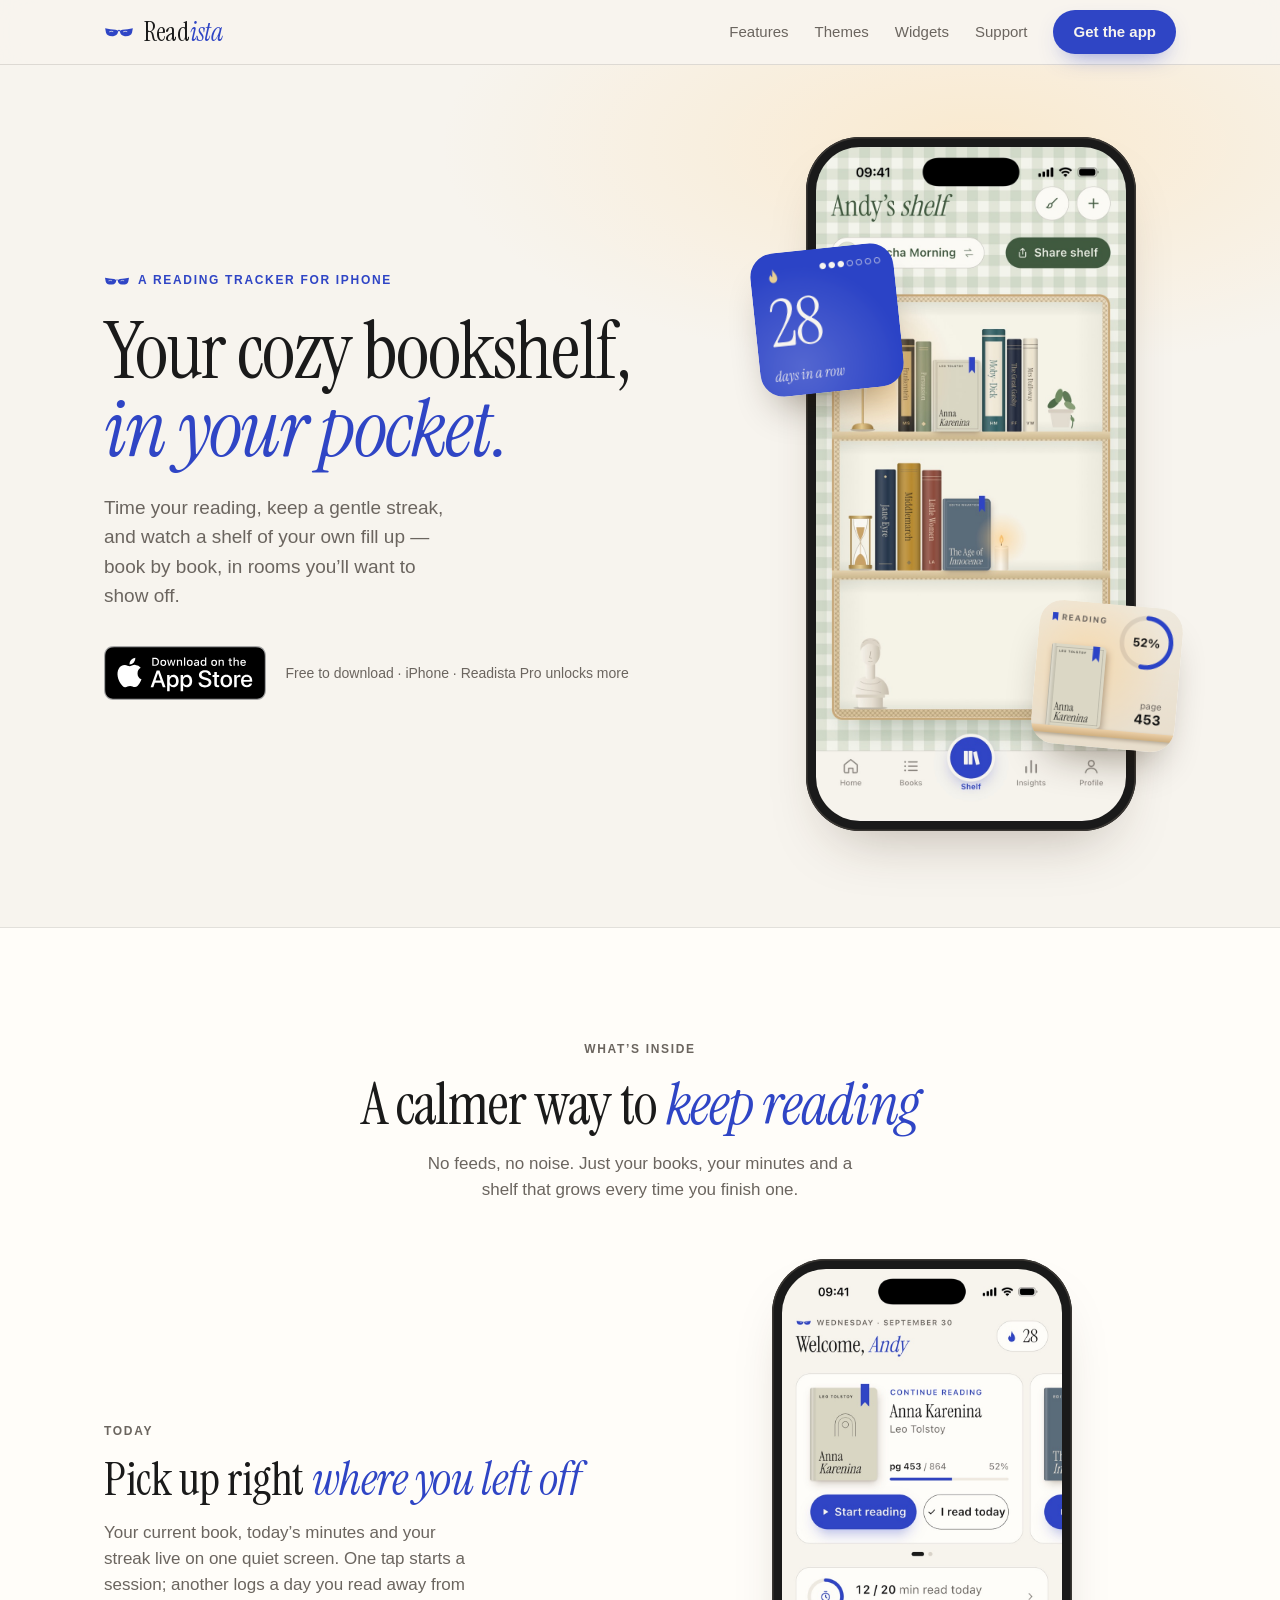
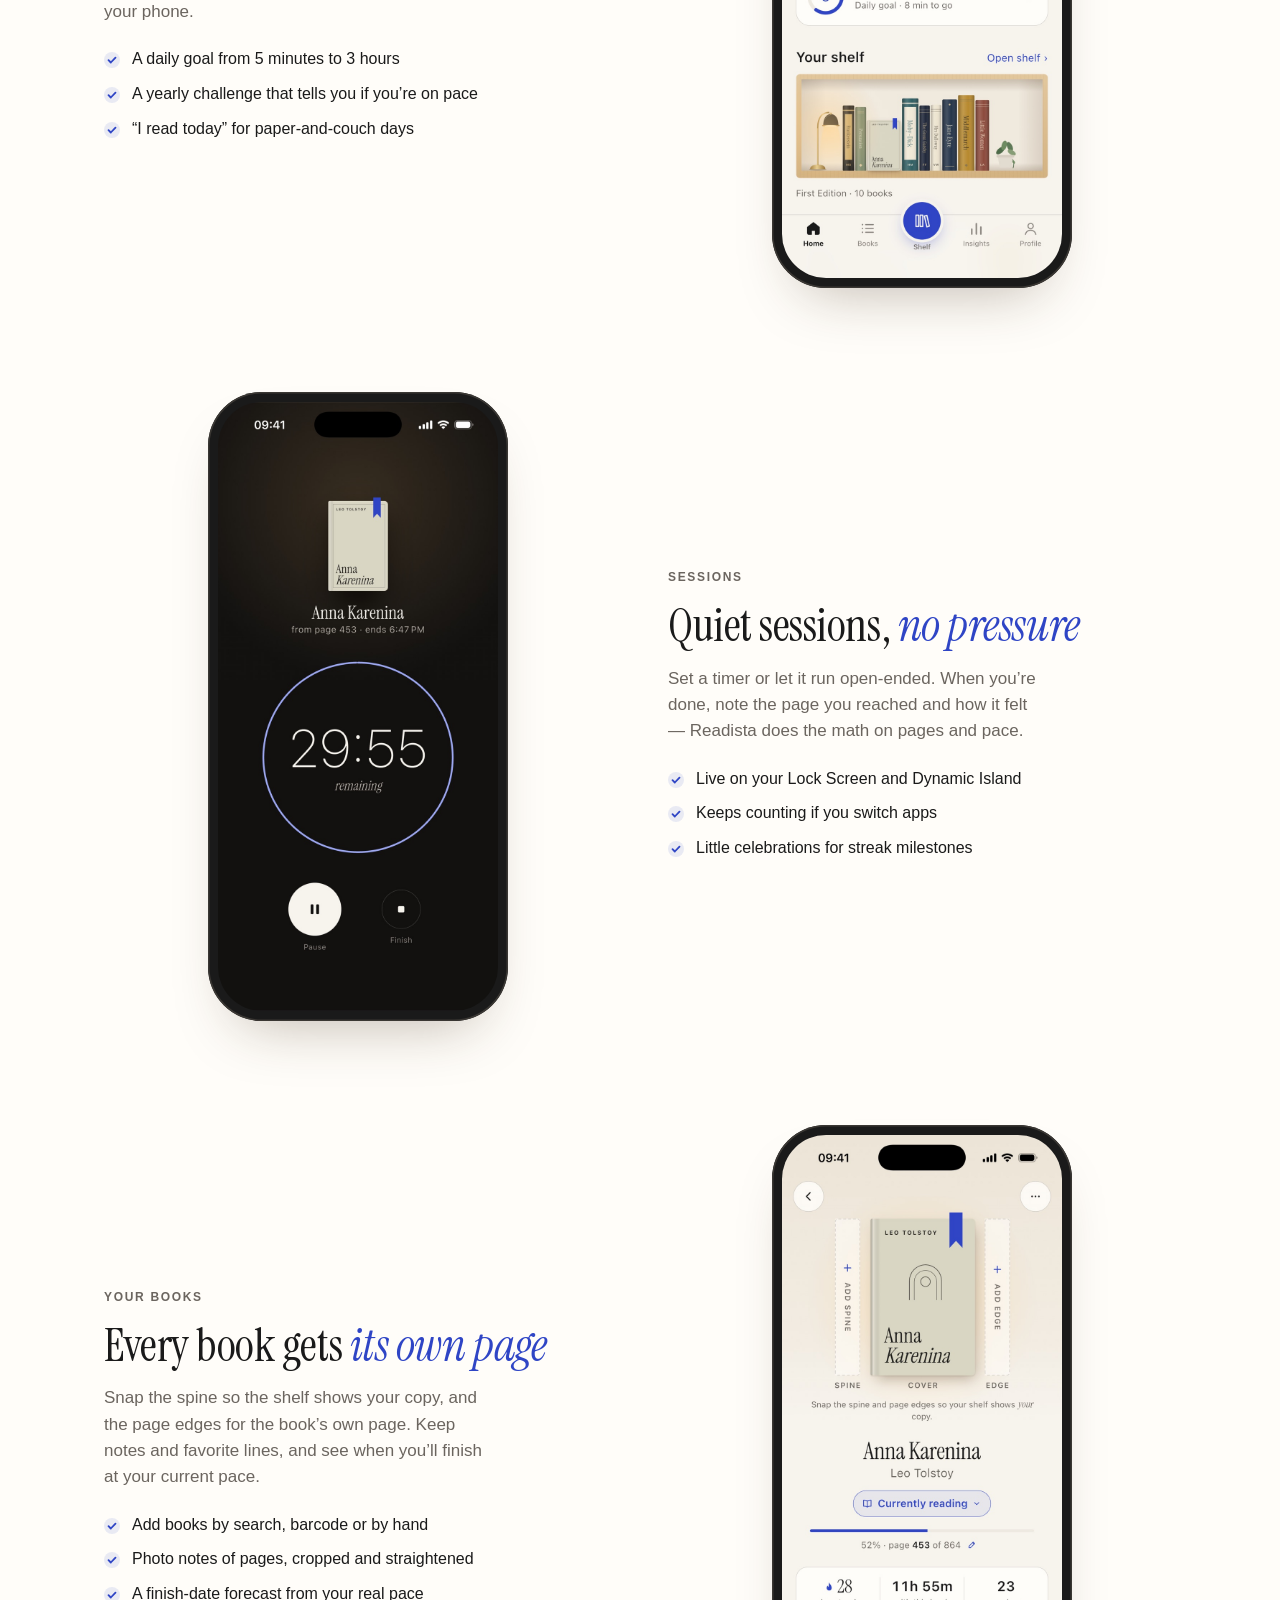
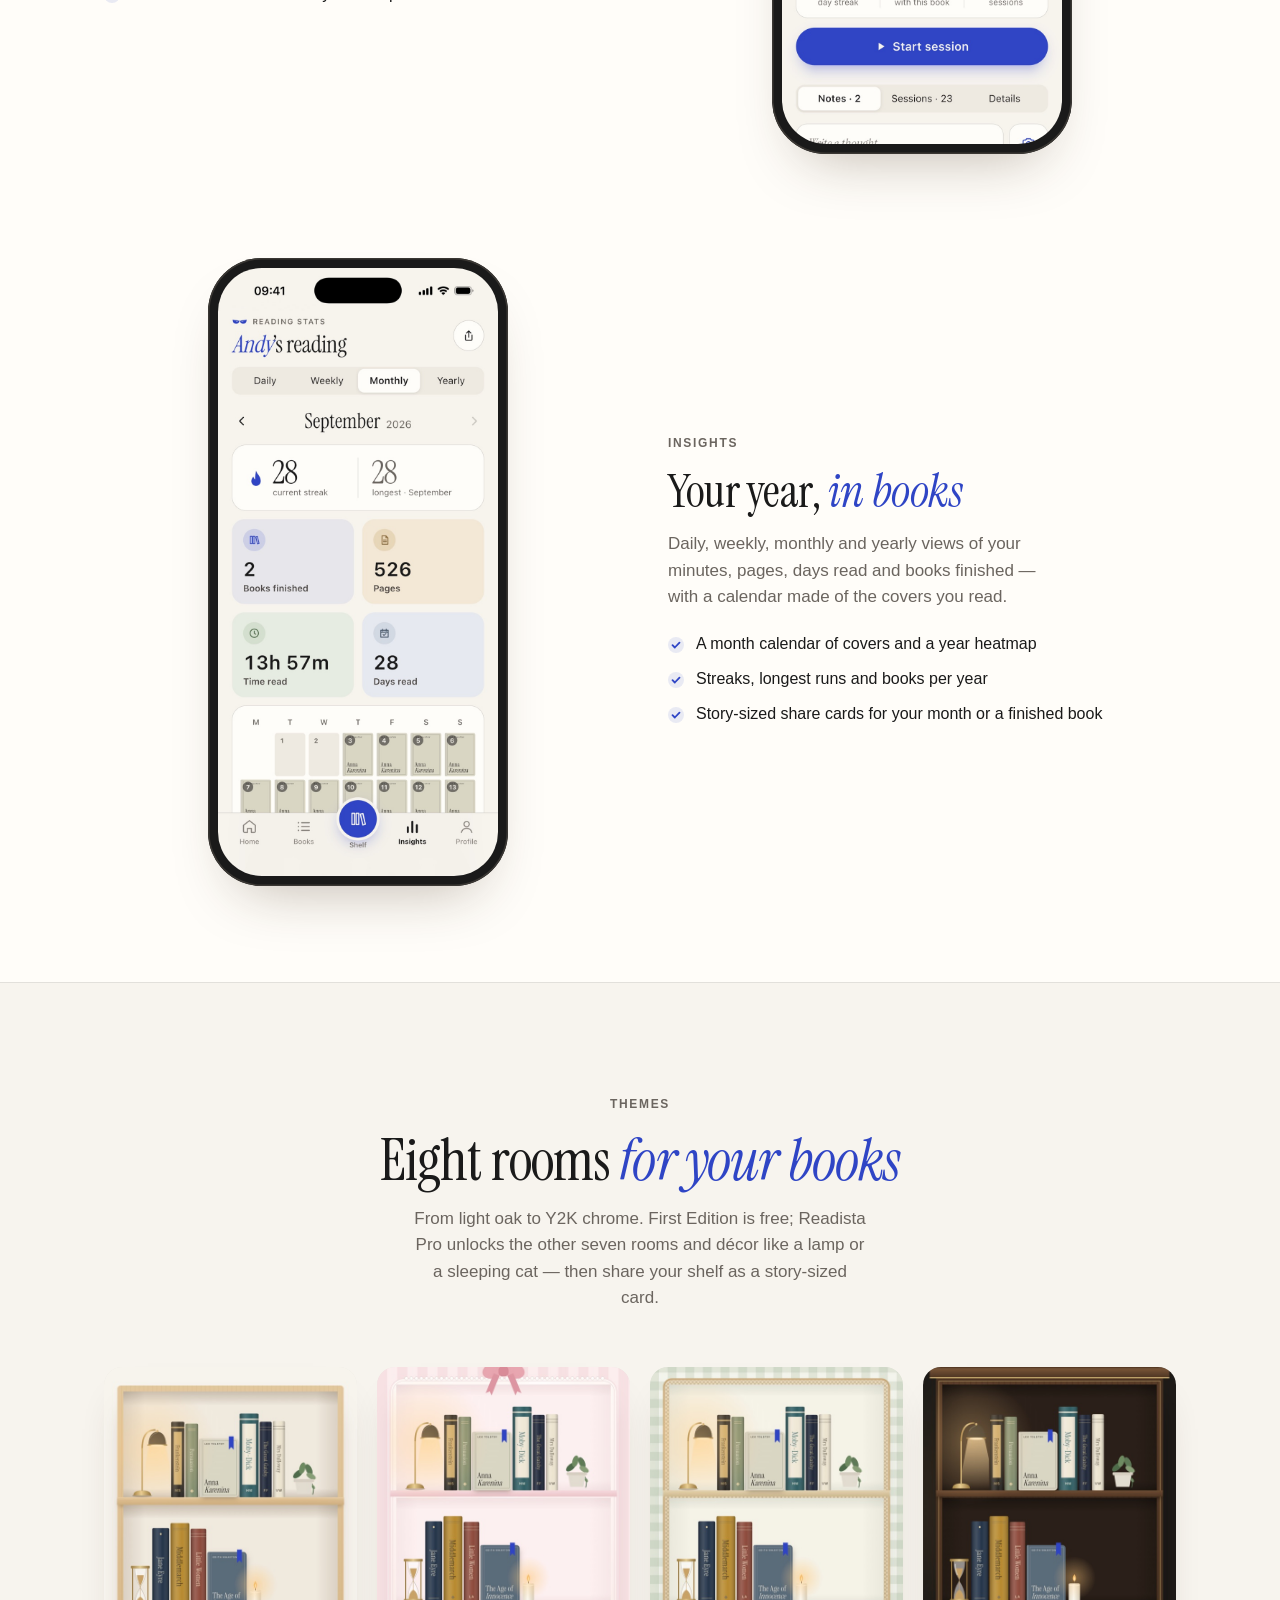
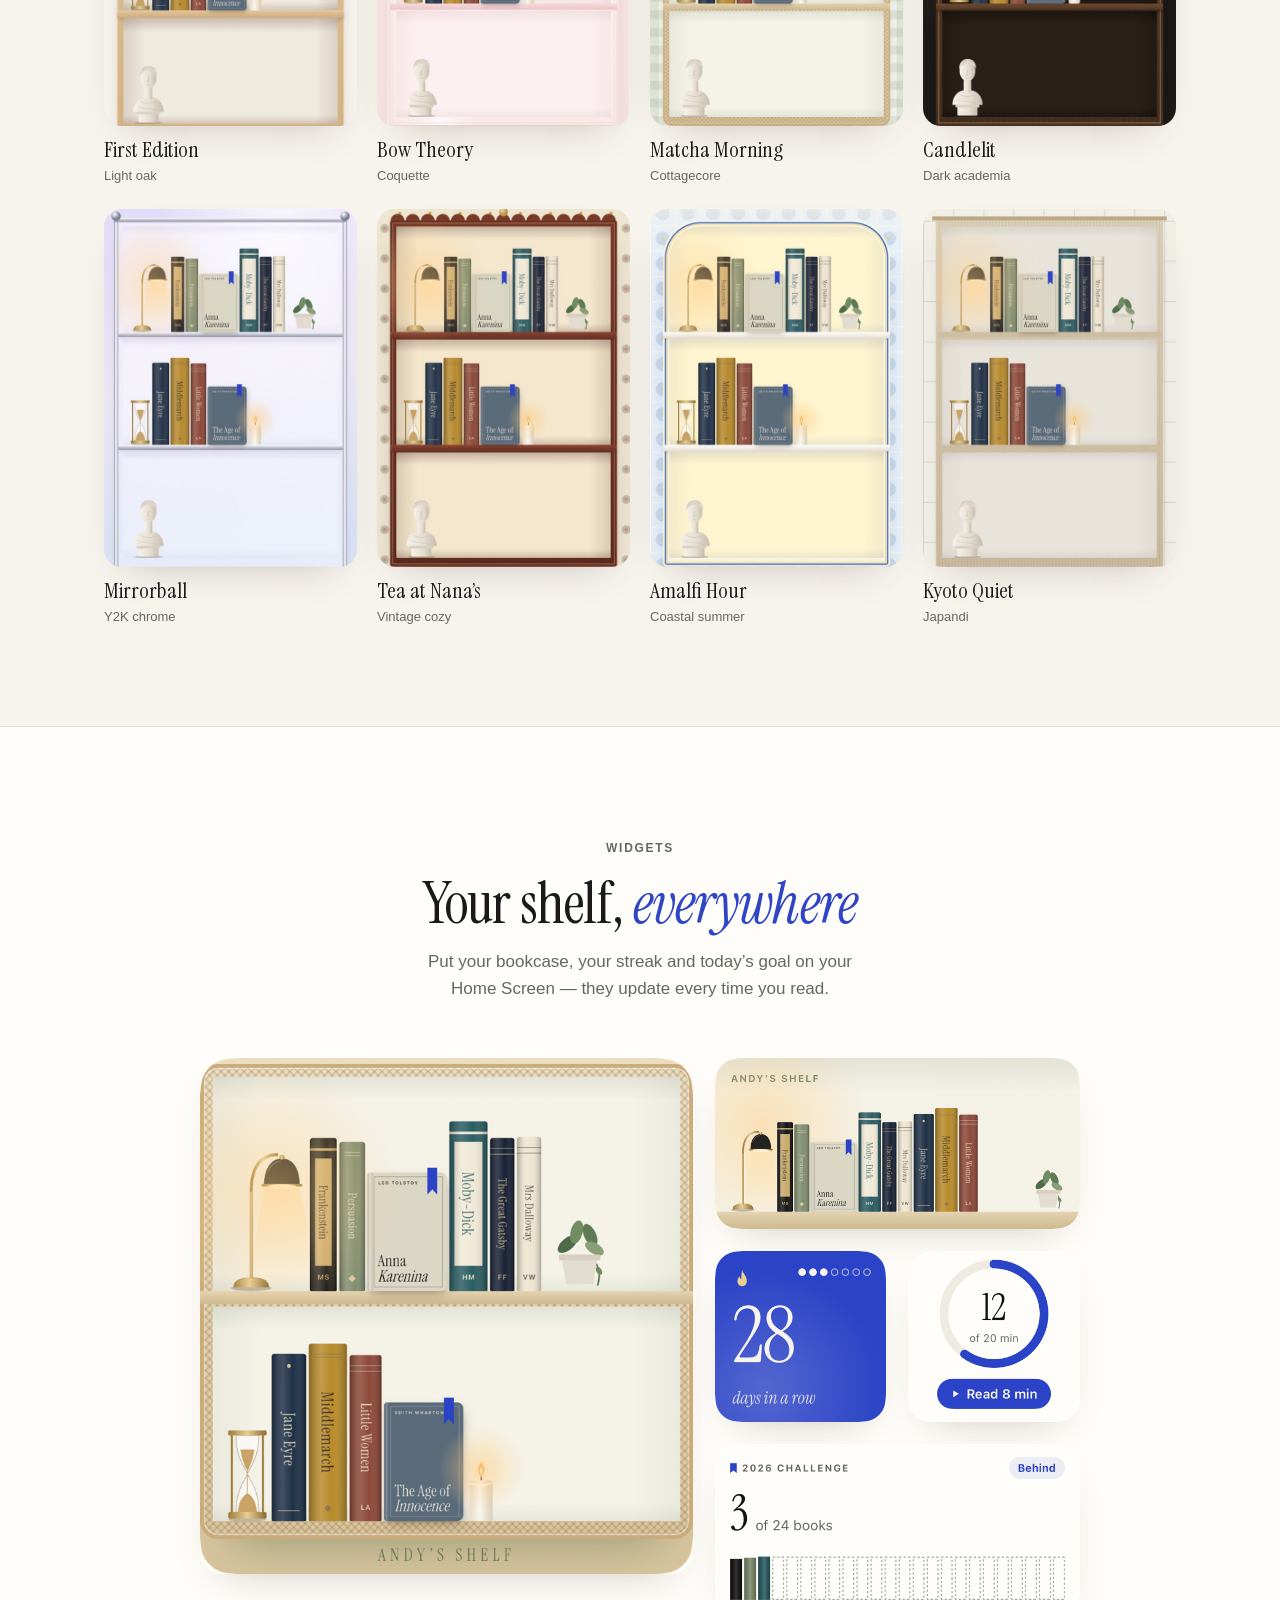
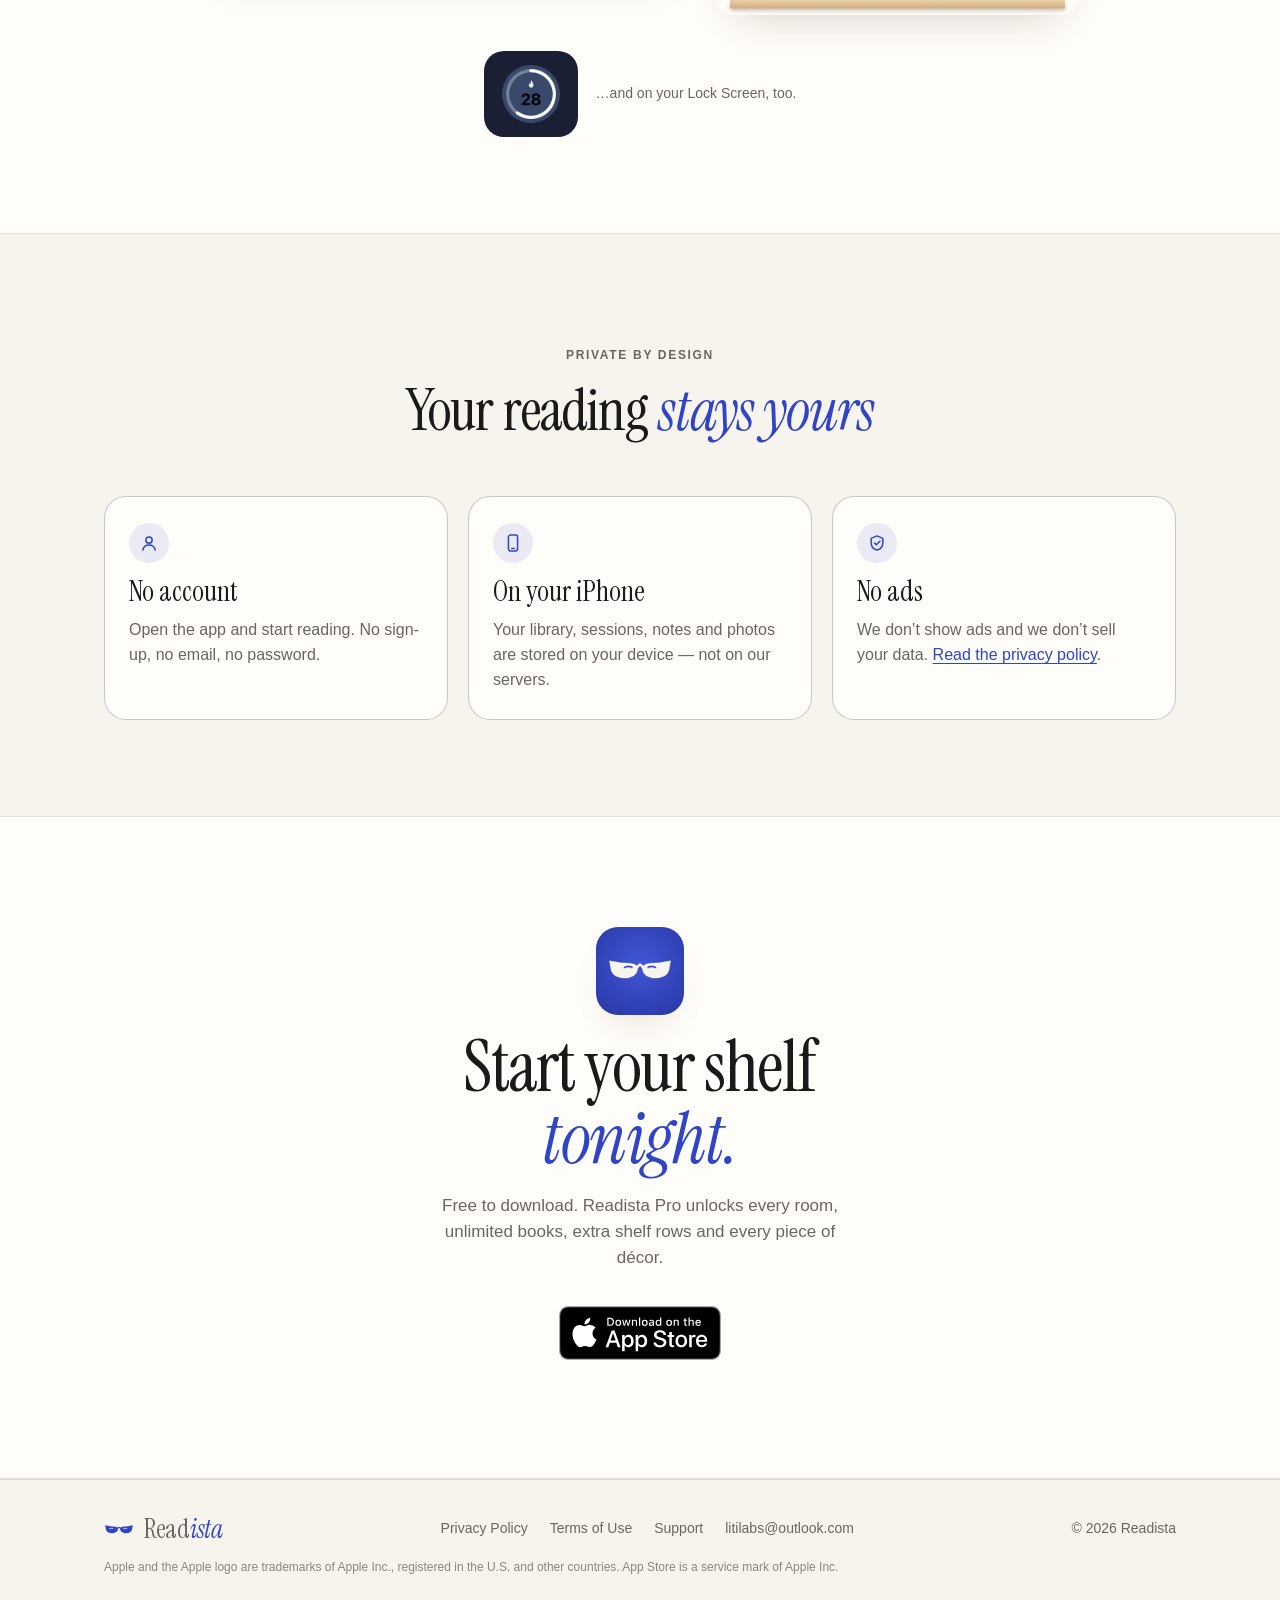
<file: index.html>
<!doctype html>
<html lang="en">
<head>
  <meta charset="utf-8">
  <meta name="viewport" content="width=device-width, initial-scale=1">
  <title>Readista — Your cozy bookshelf, in your pocket</title>
  <meta name="description" content="Readista is a calm reading tracker for iPhone. Time your reading sessions, keep a gentle streak, and watch a beautiful shelf of your books grow — in eight rooms you'll want to share.">
  <link rel="canonical" href="https://dzodzanh.github.io/readista_lading_page/">
  <meta name="apple-itunes-app" content="app-id=6816849247">
  <meta name="theme-color" content="#f7f4ee" media="(prefers-color-scheme: light)">
  <meta name="theme-color" content="#121110" media="(prefers-color-scheme: dark)">
  <meta property="og:type" content="website">
  <meta property="og:title" content="Readista — Your cozy bookshelf, in your pocket">
  <meta property="og:description" content="Time your reading, keep a gentle streak, and watch a shelf of your own fill up.">
  <meta property="og:url" content="https://dzodzanh.github.io/readista_lading_page/">
  <meta property="og:site_name" content="Readista">
  <meta property="og:image" content="https://dzodzanh.github.io/readista_lading_page/images/og.jpg">
  <meta property="og:image:width" content="1200">
  <meta property="og:image:height" content="630">
  <meta property="og:image:alt" content="Readista – a cozy bookshelf reading tracker for iPhone">
  <meta name="twitter:card" content="summary_large_image">
  <link rel="icon" type="image/png" href="images/favicon.png">
  <link rel="apple-touch-icon" href="images/apple-touch-icon.png">
  <link rel="stylesheet" href="styles.css">
</head>
<body>
  <svg width="0" height="0" style="position:absolute" aria-hidden="true">
    <symbol id="mark" viewBox="-13 -6.6 26 9.6">
      <path d="M-12 -5 L-7.5 -4.2 Q-1.8 -4.2 -0.8 -2.6 Q-0.8 1.2 -5 1.8 Q-10.4 2.1 -11.3 -1.4 Z" fill="currentColor"/>
      <path d="M12 -5 L7.5 -4.2 Q1.8 -4.2 0.8 -2.6 Q0.8 1.2 5 1.8 Q10.4 2.1 11.3 -1.4 Z" fill="currentColor"/>
      <path d="M-0.8 -2.6 Q0 -4.2 0.8 -2.6" fill="none" stroke="currentColor" stroke-width="0.9" stroke-linecap="round"/>
      <path d="M-8.2 -2.1 Q-6.9 -2.8 -5.3 -2.2 M3.9 -2.1 Q5.2 -2.8 6.8 -2.2" fill="none" stroke="var(--canvas)" stroke-width="0.6" stroke-linecap="round"/>
    </symbol>
  </svg>

  <header class="site-header">
    <div class="wrap">
      <a class="brand" href="./" aria-label="Readista home">
        <svg class="mark" aria-hidden="true"><use href="#mark"/></svg>
        <span class="wordmark">Read<em>ista</em></span>
      </a>
      <nav class="nav" aria-label="Main">
        <a href="#features">Features</a>
        <a href="#themes">Themes</a>
        <a href="#widgets">Widgets</a>
        <a href="support.html">Support</a>
        <a class="btn" href="https://apps.apple.com/app/id6816849247">Get the app</a>
      </nav>
    </div>
  </header>

  <main>
    <section class="hero">
      <div class="wrap">
        <div class="hero-copy">
          <p class="eyebrow eyebrow--accent">
            <svg class="mark" aria-hidden="true"><use href="#mark"/></svg>
            A reading tracker for iPhone
          </p>
          <h1>Your cozy bookshelf, <em>in your pocket.</em></h1>
          <p class="lede">Time your reading, keep a gentle streak, and watch a shelf of your own fill up — book by book, in rooms you’ll want to show off.</p>
          <div class="cta">
            <a class="app-store-badge" href="https://apps.apple.com/app/id6816849247">
              <picture>
                <source srcset="images/badge-app-store-white.svg" media="(prefers-color-scheme: dark)">
                <img src="images/badge-app-store-black.svg" width="120" height="40" alt="Download on the App Store">
              </picture>
            </a>
            <p class="fine">Free to download · iPhone · Readista Pro unlocks more</p>
          </div>
        </div>
        <div class="hero-visual">
          <div class="phone">
            <img src="images/screens/shelf-matcha.jpg" width="780" height="1696" alt="Readista shelf in the Matcha Morning theme, with books, a desk lamp, a plant, an hourglass and a candle" fetchpriority="high">
          </div>
          <img class="float float--streak" src="images/widgets/streak.png" width="316" height="316" alt="Streak widget showing a 28-day reading streak">
          <img class="float float--book" src="images/widgets/book.png" width="316" height="316" alt="Current book widget showing Anna Karenina and reading progress">
        </div>
      </div>
    </section>

    <section class="section section--tint" id="features">
      <div class="wrap">
        <div class="section-head">
          <p class="eyebrow">What’s inside</p>
          <h2>A calmer way to <em>keep reading</em></h2>
          <p>No feeds, no noise. Just your books, your minutes and a shelf that grows every time you finish one.</p>
        </div>

        <div class="features">
          <article class="feature">
            <div class="feature-copy">
              <p class="eyebrow eyebrow--accent">Today</p>
              <h3>Pick up right <em>where you left off</em></h3>
              <p>Your current book, today’s minutes and your streak live on one quiet screen. One tap starts a session; another logs a day you read away from your phone.</p>
              <ul class="ticks">
                <li>A daily goal from 5 minutes to 3 hours</li>
                <li>A yearly challenge that tells you if you’re on pace</li>
                <li>“I read today” for paper-and-couch days</li>
              </ul>
            </div>
            <div class="feature-visual">
              <div class="phone"><img src="images/screens/home.jpg" width="780" height="1696" alt="Readista home screen with the current book, a daily goal ring and a preview of the shelf" loading="lazy"></div>
            </div>
          </article>

          <article class="feature">
            <div class="feature-copy">
              <p class="eyebrow eyebrow--accent">Sessions</p>
              <h3>Quiet sessions, <em>no pressure</em></h3>
              <p>Set a timer or let it run open-ended. When you’re done, note the page you reached and how it felt — Readista does the math on pages and pace.</p>
              <ul class="ticks">
                <li>Live on your Lock Screen and Dynamic Island</li>
                <li>Keeps counting if you switch apps</li>
                <li>Little celebrations for streak milestones</li>
              </ul>
            </div>
            <div class="feature-visual">
              <div class="phone"><img src="images/screens/timer.jpg" width="780" height="1696" alt="A reading session timer counting down with the book cover above it" loading="lazy"></div>
            </div>
          </article>

          <article class="feature">
            <div class="feature-copy">
              <p class="eyebrow eyebrow--accent">Your books</p>
              <h3>Every book gets <em>its own page</em></h3>
              <p>Snap the spine so the shelf shows your copy, and the page edges for the book’s own page. Keep notes and favorite lines, and see when you’ll finish at your current pace.</p>
              <ul class="ticks">
                <li>Add books by search, barcode or by hand</li>
                <li>Photo notes of pages, cropped and straightened</li>
                <li>A finish-date forecast from your real pace</li>
              </ul>
            </div>
            <div class="feature-visual">
              <div class="phone"><img src="images/screens/mybook.jpg" width="780" height="1696" alt="The page for Anna Karenina with its cover, reading progress and a Start session button" loading="lazy"></div>
            </div>
          </article>

          <article class="feature">
            <div class="feature-copy">
              <p class="eyebrow eyebrow--accent">Insights</p>
              <h3>Your year, <em>in books</em></h3>
              <p>Daily, weekly, monthly and yearly views of your minutes, pages, days read and books finished — with a calendar made of the covers you read.</p>
              <ul class="ticks">
                <li>A month calendar of covers and a year heatmap</li>
                <li>Streaks, longest runs and books per year</li>
                <li>Story-sized share cards for your month or a finished book</li>
              </ul>
            </div>
            <div class="feature-visual">
              <div class="phone"><img src="images/screens/insights.jpg" width="780" height="1696" alt="Monthly reading insights with streak, books finished, pages, time read and days read" loading="lazy"></div>
            </div>
          </article>
        </div>
      </div>
    </section>

    <section class="section" id="themes">
      <div class="wrap">
        <div class="section-head">
          <p class="eyebrow">Themes</p>
          <h2>Eight rooms <em>for your books</em></h2>
          <p>From light oak to Y2K chrome. First Edition is free; Readista Pro unlocks the other seven rooms and décor like a lamp or a sleeping cat — then share your shelf as a story-sized card.</p>
        </div>
        <div class="themes">
          <figure class="theme"><img src="images/themes/classic.jpg" width="560" height="794" alt="A light oak bookcase" loading="lazy"><figcaption><b>First Edition</b><span>Light oak</span></figcaption></figure>
          <figure class="theme"><img src="images/themes/ribbon.jpg" width="560" height="794" alt="A pink striped room with a bow on the shelf" loading="lazy"><figcaption><b>Bow Theory</b><span>Coquette</span></figcaption></figure>
          <figure class="theme"><img src="images/themes/matcha.jpg" width="560" height="794" alt="A green gingham wall and a rattan bookcase" loading="lazy"><figcaption><b>Matcha Morning</b><span>Cottagecore</span></figcaption></figure>
          <figure class="theme"><img src="images/themes/midnight.jpg" width="560" height="794" alt="A dark wooden bookcase lit by a lamp" loading="lazy"><figcaption><b>Candlelit</b><span>Dark academia</span></figcaption></figure>
          <figure class="theme"><img src="images/themes/chrome.jpg" width="560" height="794" alt="Glass shelves on chrome poles against a lavender wall" loading="lazy"><figcaption><b>Mirrorball</b><span>Y2K chrome</span></figcaption></figure>
          <figure class="theme"><img src="images/themes/den.jpg" width="560" height="794" alt="A scalloped wooden bookcase on polka-dot wallpaper" loading="lazy"><figcaption><b>Tea at Nana’s</b><span>Vintage cozy</span></figcaption></figure>
          <figure class="theme"><img src="images/themes/amalfi.jpg" width="560" height="794" alt="An arched blue bookcase on tiled walls" loading="lazy"><figcaption><b>Amalfi Hour</b><span>Coastal summer</span></figcaption></figure>
          <figure class="theme"><img src="images/themes/kyoto.jpg" width="560" height="794" alt="A pale wood bookcase against a shoji grid wall" loading="lazy"><figcaption><b>Kyoto Quiet</b><span>Japandi</span></figcaption></figure>
        </div>
      </div>
    </section>

    <section class="section section--tint" id="widgets">
      <div class="wrap">
        <div class="section-head">
          <p class="eyebrow">Widgets</p>
          <h2>Your shelf, <em>everywhere</em></h2>
          <p>Put your bookcase, your streak and today’s goal on your Home Screen — they update every time you read.</p>
        </div>
        <div class="widgets">
          <img src="images/widgets/shelf_l.png" width="676" height="708" alt="Large widget showing two rows of the shelf" loading="lazy">
          <div class="widget-stack">
            <img src="images/widgets/shelf_m.png" width="676" height="316" alt="Medium widget showing one row of books" loading="lazy">
            <div class="widget-pair">
              <img src="images/widgets/streak.png" width="316" height="316" alt="Small streak widget" loading="lazy">
              <img src="images/widgets/goal.png" width="316" height="316" alt="Small daily goal widget" loading="lazy">
            </div>
            <img src="images/widgets/challenge.png" width="676" height="316" alt="Medium yearly challenge widget" loading="lazy">
          </div>
        </div>
        <div class="lock-row">
          <div class="lock">
            <img src="images/widgets/lock_c.png" width="144" height="144" alt="Circular Lock Screen widget" loading="lazy">
          </div>
          <span>…and on your Lock Screen, too.</span>
        </div>
      </div>
    </section>

    <section class="section" id="privacy">
      <div class="wrap">
        <div class="section-head">
          <p class="eyebrow">Private by design</p>
          <h2>Your reading <em>stays yours</em></h2>
        </div>
        <div class="promise">
          <div class="card">
            <span class="icon" aria-hidden="true"><svg viewBox="0 0 24 24" fill="none" stroke="currentColor" stroke-width="1.8" stroke-linecap="round" stroke-linejoin="round"><circle cx="12" cy="8.5" r="3.8"/><path d="M4.5 20.5c.8-3.8 3.9-6 7.5-6s6.7 2.2 7.5 6"/></svg></span>
            <h3>No account</h3>
            <p>Open the app and start reading. No sign-up, no email, no password.</p>
          </div>
          <div class="card">
            <span class="icon" aria-hidden="true"><svg viewBox="0 0 24 24" fill="none" stroke="currentColor" stroke-width="1.8" stroke-linecap="round" stroke-linejoin="round"><rect x="6.5" y="2.5" width="11" height="19" rx="2.5"/><path d="M10.5 18.5h3"/></svg></span>
            <h3>On your iPhone</h3>
            <p>Your library, sessions, notes and photos are stored on your device — not on our servers.</p>
          </div>
          <div class="card">
            <span class="icon" aria-hidden="true"><svg viewBox="0 0 24 24" fill="none" stroke="currentColor" stroke-width="1.8" stroke-linecap="round" stroke-linejoin="round"><path d="M12 3.5l7 3v5.2c0 4.3-3 7.7-7 8.8-4-1.1-7-4.5-7-8.8V6.5z"/><path d="M9 12l2.2 2.2L15.5 10"/></svg></span>
            <h3>No ads</h3>
            <p>We don’t show ads and we don’t sell your data. <a href="privacy.html">Read the privacy policy</a>.</p>
          </div>
        </div>
      </div>
    </section>

    <section class="final section--tint">
      <div class="wrap">
        <img class="app-icon" src="images/app-icon.jpg" width="512" height="512" alt="Readista app icon" loading="lazy">
        <h2>Start your shelf <em>tonight.</em></h2>
        <p>Free to download. Readista Pro unlocks every room, unlimited books, extra shelf rows and every piece of décor.</p>
        <a class="app-store-badge" href="https://apps.apple.com/app/id6816849247">
              <picture>
                <source srcset="images/badge-app-store-white.svg" media="(prefers-color-scheme: dark)">
                <img src="images/badge-app-store-black.svg" width="120" height="40" alt="Download on the App Store">
              </picture>
            </a>
      </div>
    </section>
  </main>

  <footer class="site-footer">
    <div class="wrap">
      <a class="brand" href="./" aria-label="Readista home">
        <svg class="mark" aria-hidden="true"><use href="#mark"/></svg>
        <span class="wordmark">Read<em>ista</em></span>
      </a>
      <nav aria-label="Footer">
        <a href="privacy.html">Privacy Policy</a>
        <a href="terms.html">Terms of Use</a>
        <a href="support.html">Support</a>
        <a href="mailto:litilabs@outlook.com">litilabs@outlook.com</a>
      </nav>
      <span>© 2026 Readista</span>
      <p class="legal-note">Apple and the Apple logo are trademarks of Apple Inc., registered in the U.S. and other countries. App Store is a service mark of Apple Inc.</p>
    </div>
  </footer>
</body>
</html>
</file>
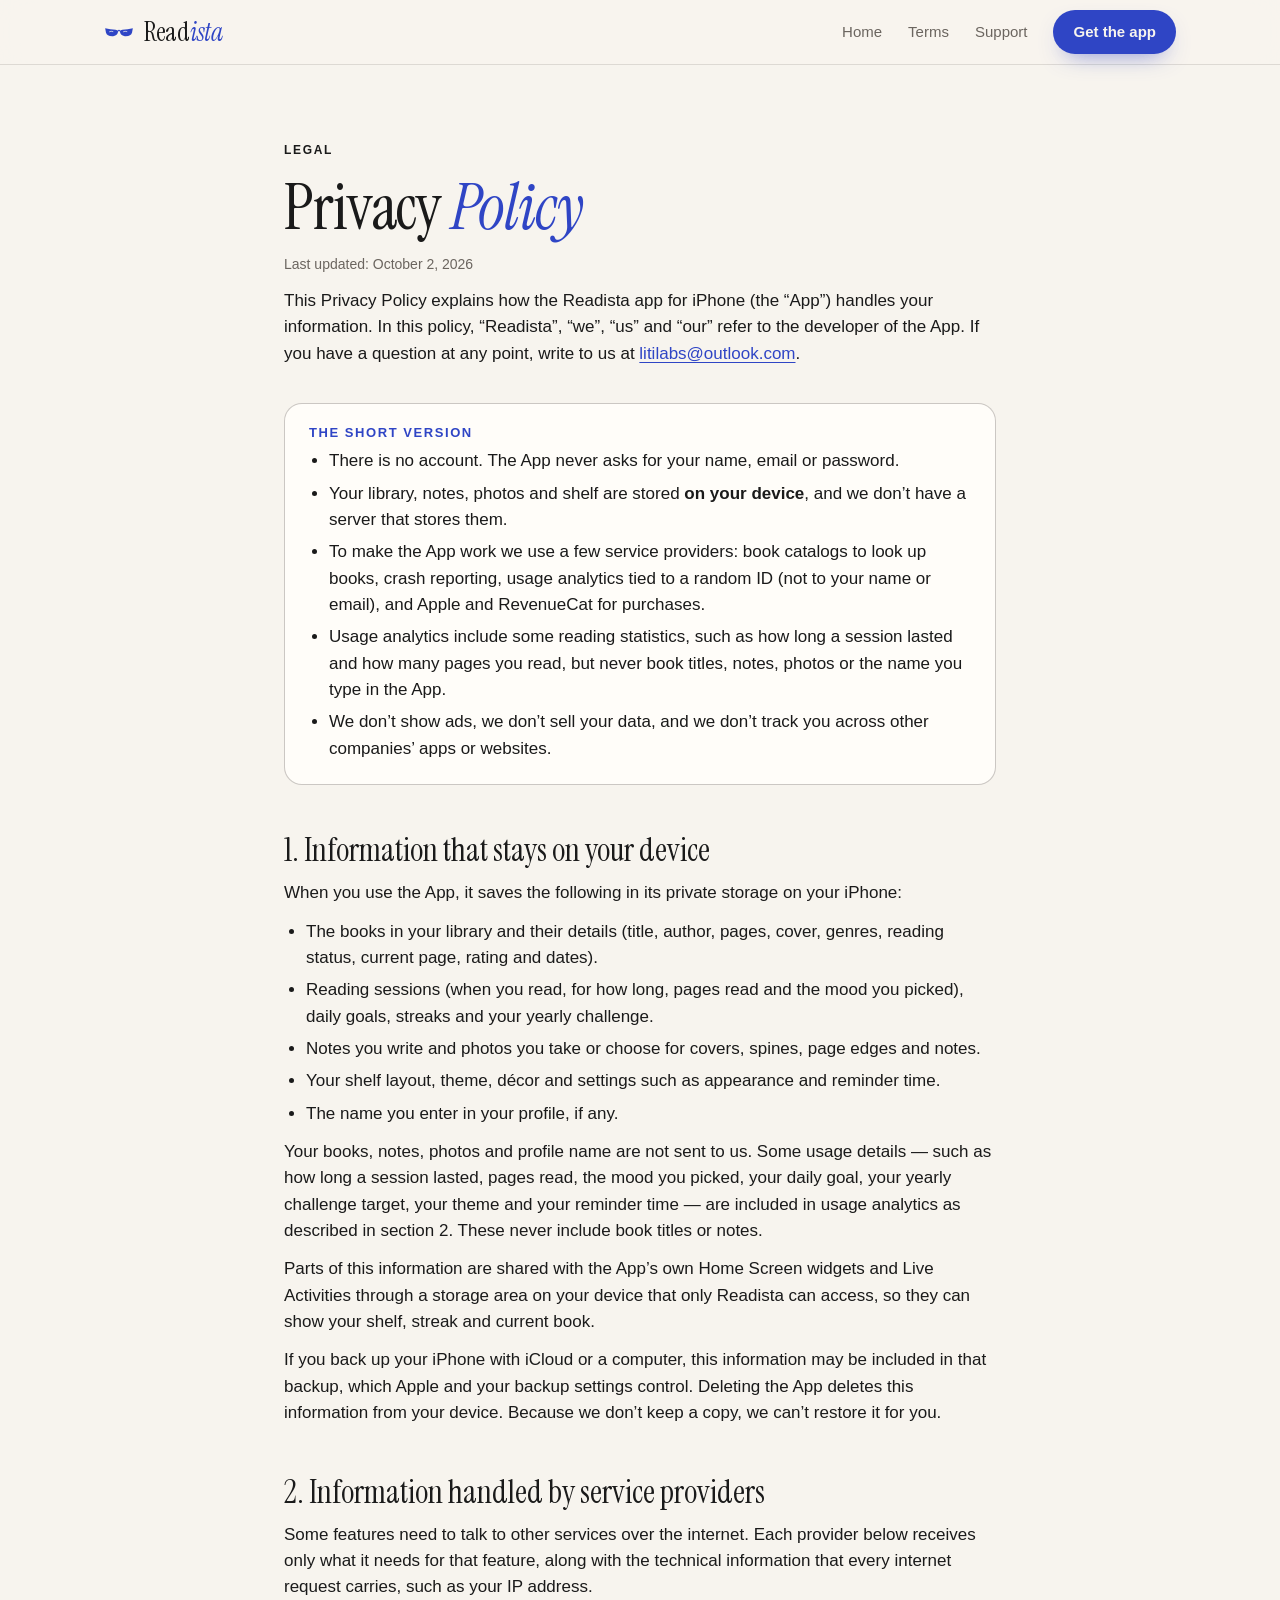
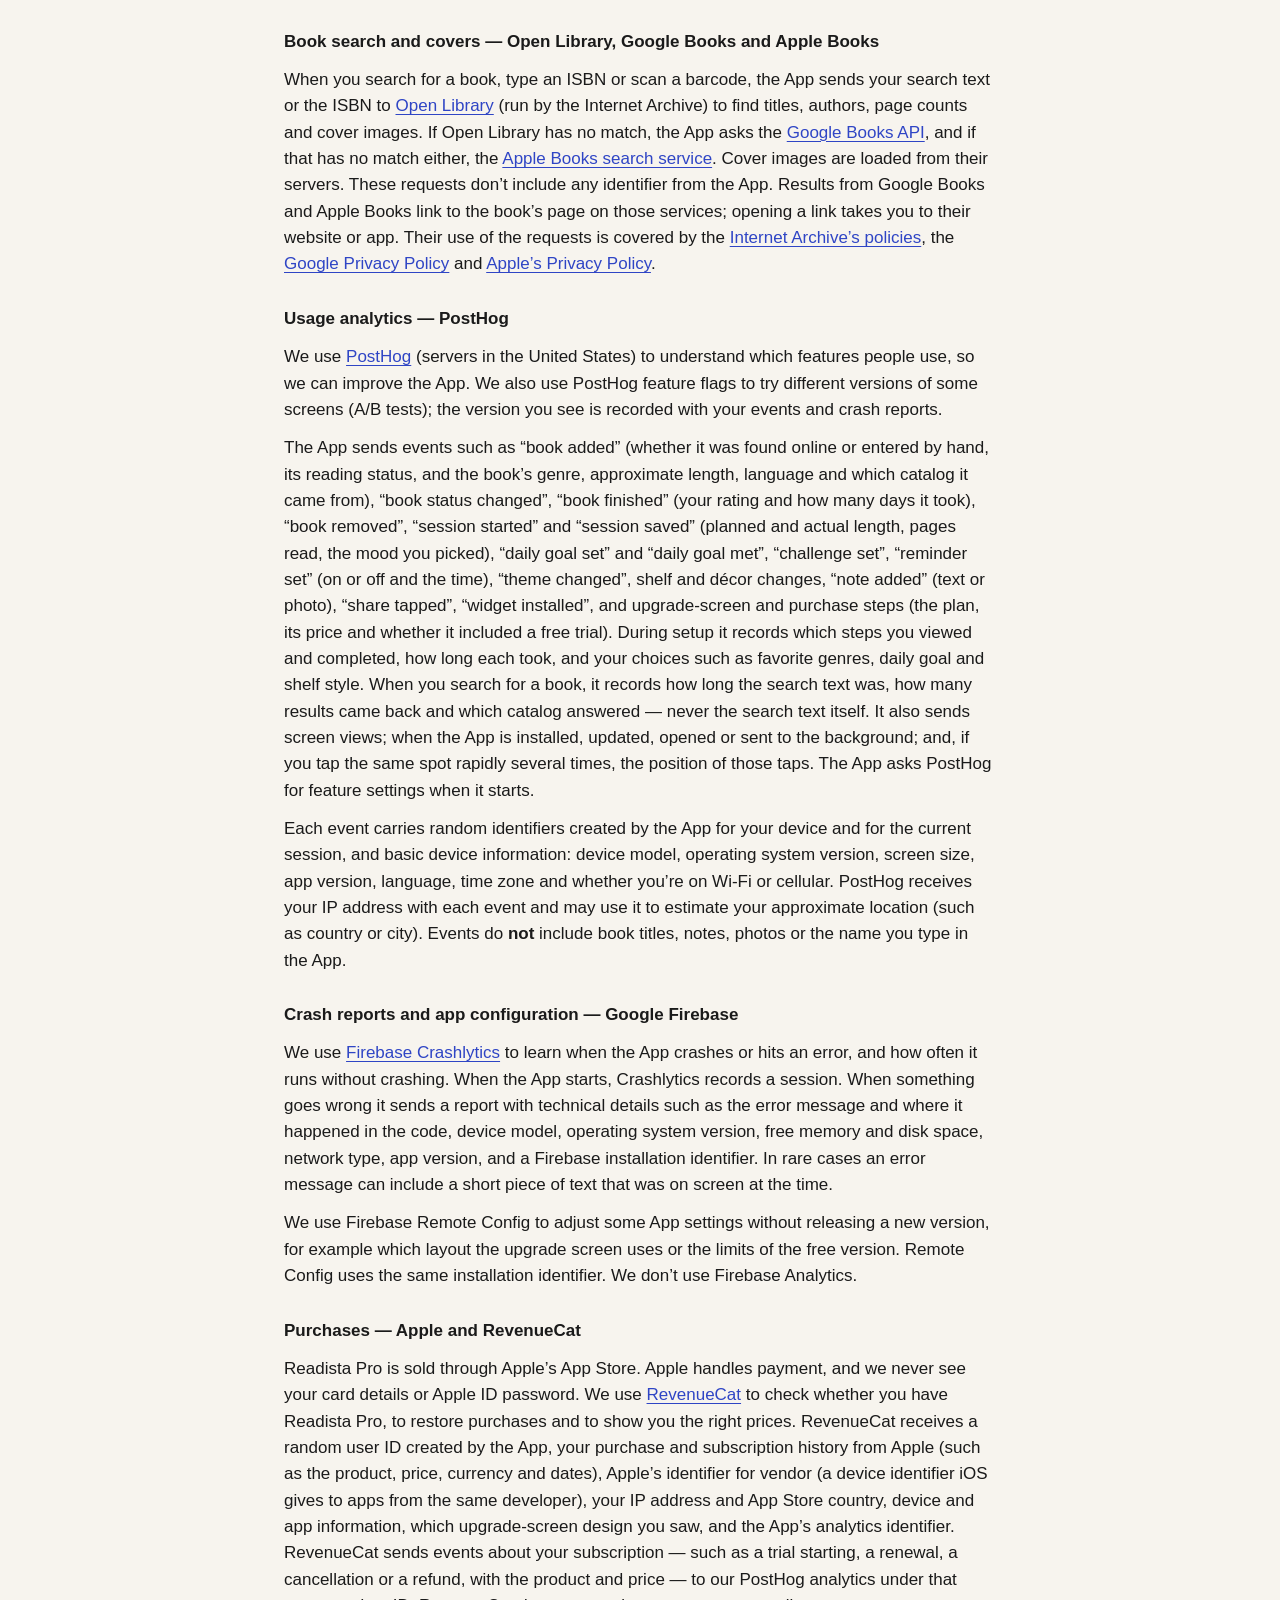
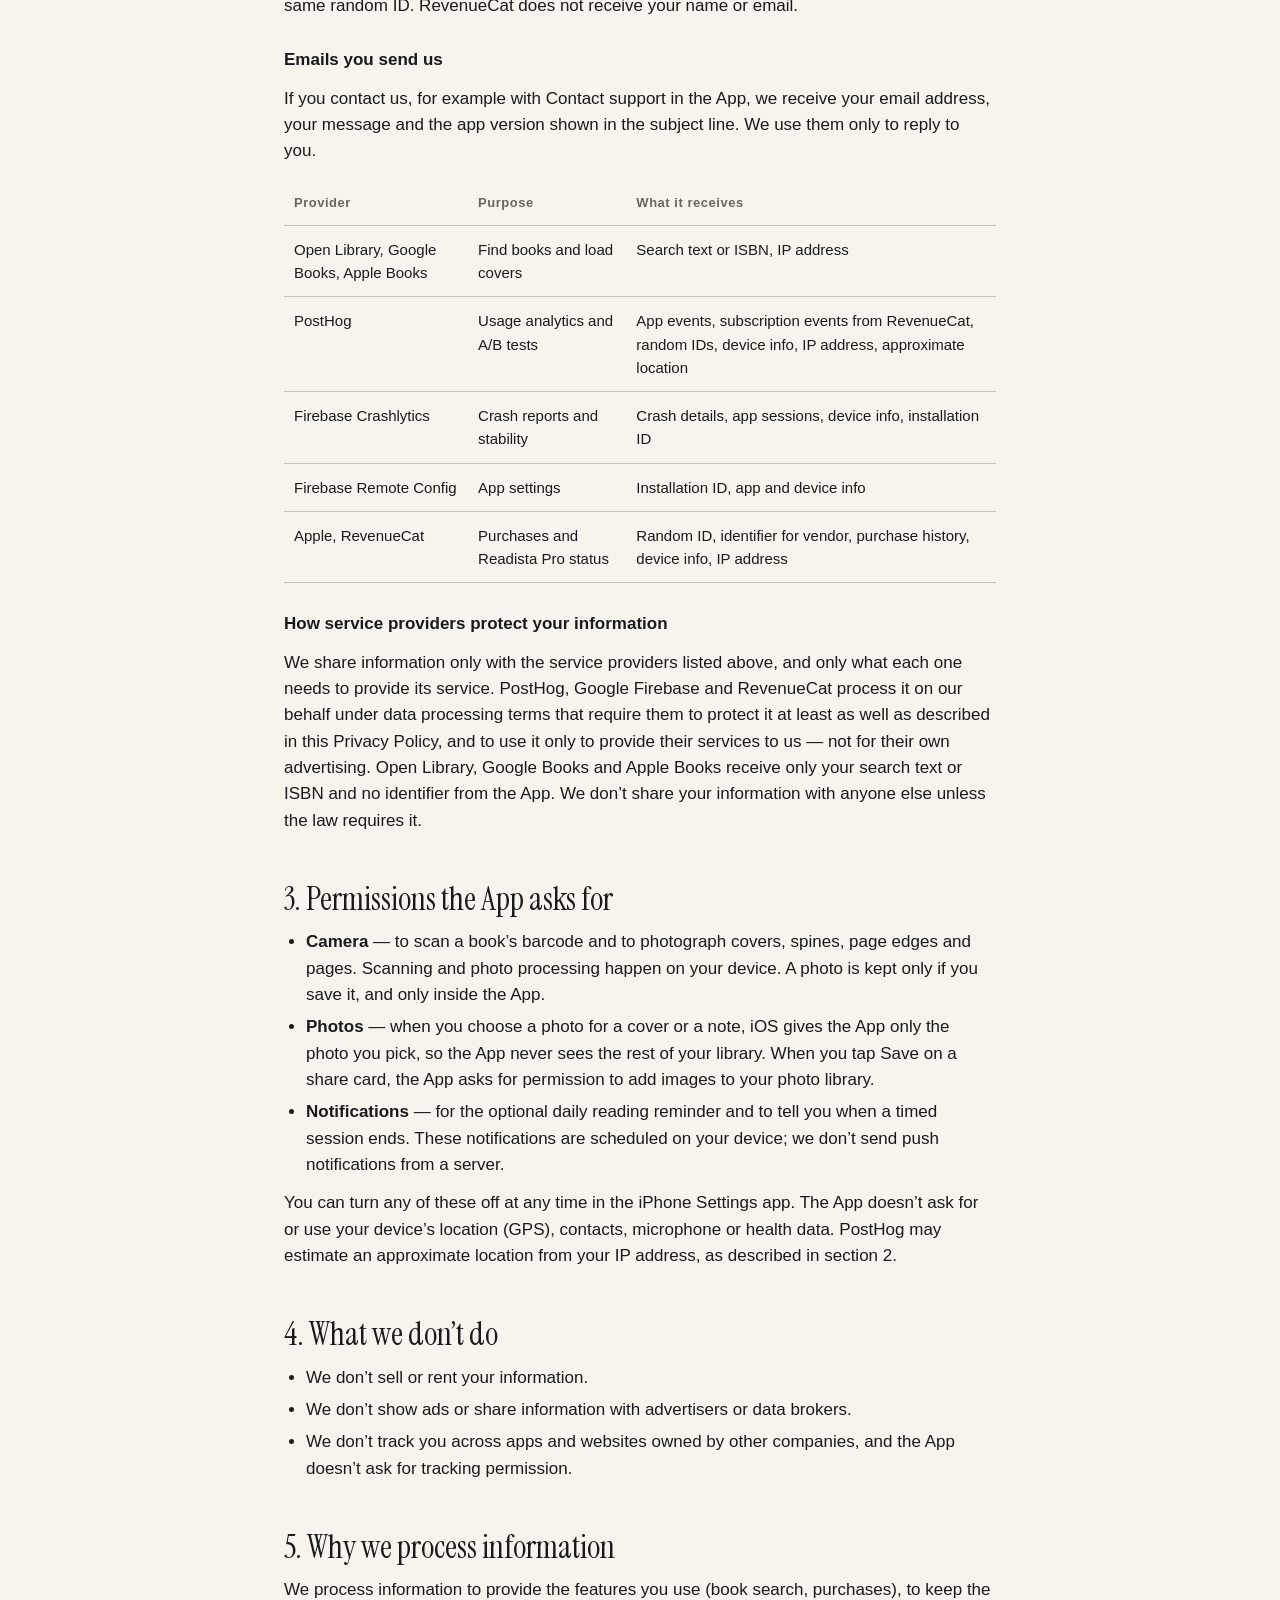
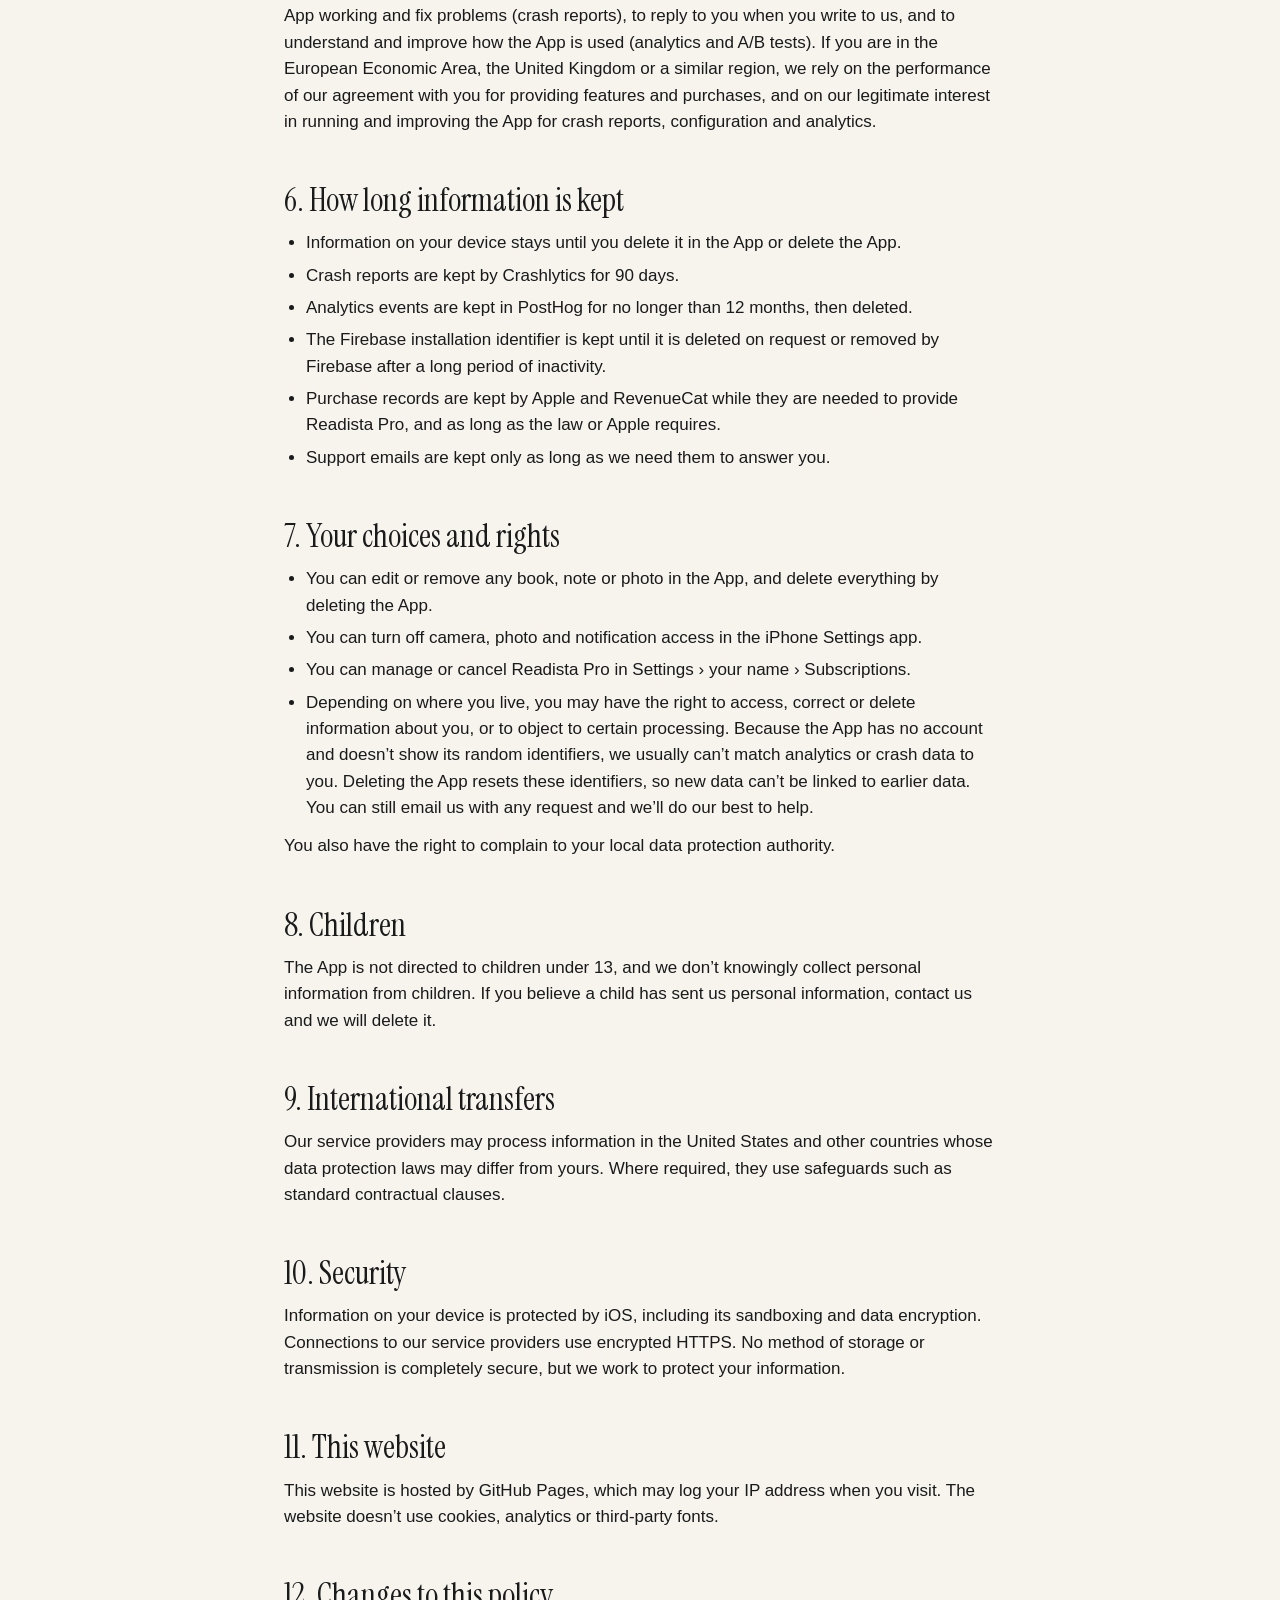
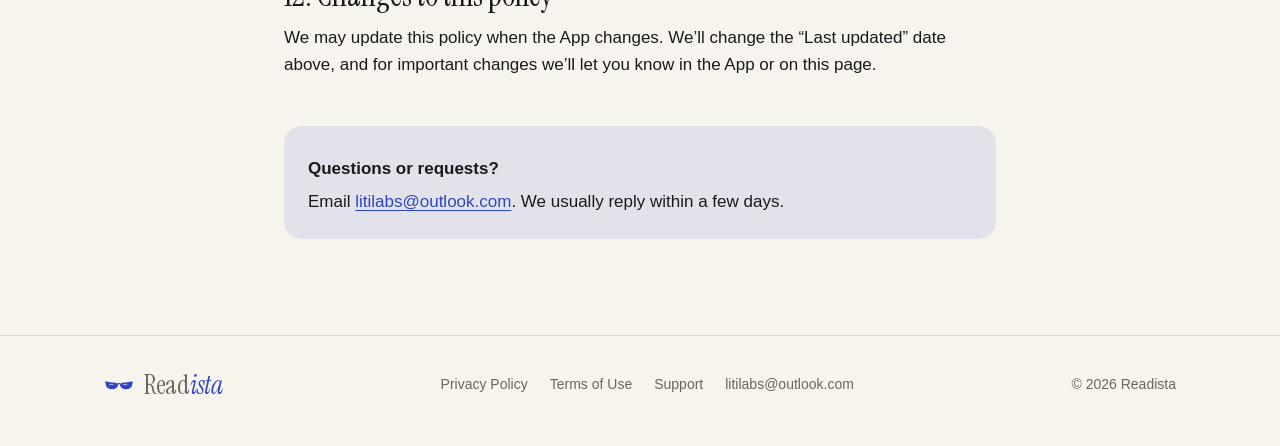
<file: privacy.html>
<!doctype html>
<html lang="en">
<head>
  <meta charset="utf-8">
  <meta name="viewport" content="width=device-width, initial-scale=1">
  <title>Privacy Policy — Readista</title>
  <meta name="description" content="How the Readista iPhone app handles your information: what stays on your device, what our service providers receive, and your choices.">
  <link rel="canonical" href="https://dzodzanh.github.io/readista_lading_page/privacy.html">
  <meta name="theme-color" content="#f7f4ee" media="(prefers-color-scheme: light)">
  <meta name="theme-color" content="#121110" media="(prefers-color-scheme: dark)">
  <link rel="icon" type="image/png" href="images/favicon.png">
  <link rel="apple-touch-icon" href="images/apple-touch-icon.png">
  <link rel="stylesheet" href="styles.css">
</head>
<body>
  <svg width="0" height="0" style="position:absolute" aria-hidden="true">
    <symbol id="mark" viewBox="-13 -6.6 26 9.6">
      <path d="M-12 -5 L-7.5 -4.2 Q-1.8 -4.2 -0.8 -2.6 Q-0.8 1.2 -5 1.8 Q-10.4 2.1 -11.3 -1.4 Z" fill="currentColor"/>
      <path d="M12 -5 L7.5 -4.2 Q1.8 -4.2 0.8 -2.6 Q0.8 1.2 5 1.8 Q10.4 2.1 11.3 -1.4 Z" fill="currentColor"/>
      <path d="M-0.8 -2.6 Q0 -4.2 0.8 -2.6" fill="none" stroke="currentColor" stroke-width="0.9" stroke-linecap="round"/>
      <path d="M-8.2 -2.1 Q-6.9 -2.8 -5.3 -2.2 M3.9 -2.1 Q5.2 -2.8 6.8 -2.2" fill="none" stroke="var(--canvas)" stroke-width="0.6" stroke-linecap="round"/>
    </symbol>
  </svg>

  <header class="site-header">
    <div class="wrap">
      <a class="brand" href="./" aria-label="Readista home">
        <svg class="mark" aria-hidden="true"><use href="#mark"/></svg>
        <span class="wordmark">Read<em>ista</em></span>
      </a>
      <nav class="nav" aria-label="Main">
        <a href="./">Home</a>
        <a href="terms.html">Terms</a>
        <a href="support.html">Support</a>
        <a class="btn" href="https://apps.apple.com/app/id6816849247">Get the app</a>
      </nav>
    </div>
  </header>

  <main class="doc">
    <div class="wrap">
      <p class="eyebrow eyebrow--accent">Legal</p>
      <h1>Privacy <em>Policy</em></h1>
      <p class="updated">Last updated: October 2, 2026</p>

      <p>This Privacy Policy explains how the Readista app for iPhone (the “App”) handles your information. In this policy, “Readista”, “we”, “us” and “our” refer to the developer of the App. If you have a question at any point, write to us at <a href="mailto:litilabs@outlook.com">litilabs@outlook.com</a>.</p>

      <div class="summary">
        <h2>The short version</h2>
        <ul>
          <li>There is no account. The App never asks for your name, email or password.</li>
          <li>Your library, notes, photos and shelf are stored <strong>on your device</strong>, and we don’t have a server that stores them.</li>
          <li>To make the App work we use a few service providers: book catalogs to look up books, crash reporting, usage analytics tied to a random ID (not to your name or email), and Apple and RevenueCat for purchases.</li>
          <li>Usage analytics include some reading statistics, such as how long a session lasted and how many pages you read, but never book titles, notes, photos or the name you type in the App.</li>
          <li>We don’t show ads, we don’t sell your data, and we don’t track you across other companies’ apps or websites.</li>
        </ul>
      </div>

      <h2>1. Information that stays on your device</h2>
      <p>When you use the App, it saves the following in its private storage on your iPhone:</p>
      <ul>
        <li>The books in your library and their details (title, author, pages, cover, genres, reading status, current page, rating and dates).</li>
        <li>Reading sessions (when you read, for how long, pages read and the mood you picked), daily goals, streaks and your yearly challenge.</li>
        <li>Notes you write and photos you take or choose for covers, spines, page edges and notes.</li>
        <li>Your shelf layout, theme, décor and settings such as appearance and reminder time.</li>
        <li>The name you enter in your profile, if any.</li>
      </ul>
      <p>Your books, notes, photos and profile name are not sent to us. Some usage details — such as how long a session lasted, pages read, the mood you picked, your daily goal, your yearly challenge target, your theme and your reminder time — are included in usage analytics as described in section 2. These never include book titles or notes.</p>
      <p>Parts of this information are shared with the App’s own Home Screen widgets and Live Activities through a storage area on your device that only Readista can access, so they can show your shelf, streak and current book.</p>
      <p>If you back up your iPhone with iCloud or a computer, this information may be included in that backup, which Apple and your backup settings control. Deleting the App deletes this information from your device. Because we don’t keep a copy, we can’t restore it for you.</p>

      <h2>2. Information handled by service providers</h2>
      <p>Some features need to talk to other services over the internet. Each provider below receives only what it needs for that feature, along with the technical information that every internet request carries, such as your IP address.</p>

      <h3>Book search and covers — Open Library, Google Books and Apple Books</h3>
      <p>When you search for a book, type an ISBN or scan a barcode, the App sends your search text or the ISBN to <a href="https://openlibrary.org">Open Library</a> (run by the Internet Archive) to find titles, authors, page counts and cover images. If Open Library has no match, the App asks the <a href="https://developers.google.com/books">Google Books API</a>, and if that has no match either, the <a href="https://performance-partners.apple.com/search-api">Apple Books search service</a>. Cover images are loaded from their servers. These requests don’t include any identifier from the App. Results from Google Books and Apple Books link to the book’s page on those services; opening a link takes you to their website or app. Their use of the requests is covered by the <a href="https://archive.org/about/terms.php">Internet Archive’s policies</a>, the <a href="https://policies.google.com/privacy">Google Privacy Policy</a> and <a href="https://www.apple.com/legal/privacy/">Apple’s Privacy Policy</a>.</p>

      <h3>Usage analytics — PostHog</h3>
      <p>We use <a href="https://posthog.com/privacy">PostHog</a> (servers in the United States) to understand which features people use, so we can improve the App. We also use PostHog feature flags to try different versions of some screens (A/B tests); the version you see is recorded with your events and crash reports.</p>
      <p>The App sends events such as “book added” (whether it was found online or entered by hand, its reading status, and the book’s genre, approximate length, language and which catalog it came from), “book status changed”, “book finished” (your rating and how many days it took), “book removed”, “session started” and “session saved” (planned and actual length, pages read, the mood you picked), “daily goal set” and “daily goal met”, “challenge set”, “reminder set” (on or off and the time), “theme changed”, shelf and décor changes, “note added” (text or photo), “share tapped”, “widget installed”, and upgrade-screen and purchase steps (the plan, its price and whether it included a free trial). During setup it records which steps you viewed and completed, how long each took, and your choices such as favorite genres, daily goal and shelf style. When you search for a book, it records how long the search text was, how many results came back and which catalog answered — never the search text itself. It also sends screen views; when the App is installed, updated, opened or sent to the background; and, if you tap the same spot rapidly several times, the position of those taps. The App asks PostHog for feature settings when it starts.</p>
      <p>Each event carries random identifiers created by the App for your device and for the current session, and basic device information: device model, operating system version, screen size, app version, language, time zone and whether you’re on Wi-Fi or cellular. PostHog receives your IP address with each event and may use it to estimate your approximate location (such as country or city). Events do <strong>not</strong> include book titles, notes, photos or the name you type in the App.</p>

      <h3>Crash reports and app configuration — Google Firebase</h3>
      <p>We use <a href="https://firebase.google.com/support/privacy">Firebase Crashlytics</a> to learn when the App crashes or hits an error, and how often it runs without crashing. When the App starts, Crashlytics records a session. When something goes wrong it sends a report with technical details such as the error message and where it happened in the code, device model, operating system version, free memory and disk space, network type, app version, and a Firebase installation identifier. In rare cases an error message can include a short piece of text that was on screen at the time.</p>
      <p>We use Firebase Remote Config to adjust some App settings without releasing a new version, for example which layout the upgrade screen uses or the limits of the free version. Remote Config uses the same installation identifier. We don’t use Firebase Analytics.</p>

      <h3>Purchases — Apple and RevenueCat</h3>
      <p>Readista Pro is sold through Apple’s App Store. Apple handles payment, and we never see your card details or Apple ID password. We use <a href="https://www.revenuecat.com/privacy">RevenueCat</a> to check whether you have Readista Pro, to restore purchases and to show you the right prices. RevenueCat receives a random user ID created by the App, your purchase and subscription history from Apple (such as the product, price, currency and dates), Apple’s identifier for vendor (a device identifier iOS gives to apps from the same developer), your IP address and App Store country, device and app information, which upgrade-screen design you saw, and the App’s analytics identifier. RevenueCat sends events about your subscription — such as a trial starting, a renewal, a cancellation or a refund, with the product and price — to our PostHog analytics under that same random ID. RevenueCat does not receive your name or email.</p>

      <h3>Emails you send us</h3>
      <p>If you contact us, for example with Contact support in the App, we receive your email address, your message and the app version shown in the subject line. We use them only to reply to you.</p>

      <div class="table-scroll">
        <table>
          <thead>
            <tr><th scope="col">Provider</th><th scope="col">Purpose</th><th scope="col">What it receives</th></tr>
          </thead>
          <tbody>
            <tr><td>Open Library, Google Books, Apple Books</td><td>Find books and load covers</td><td>Search text or ISBN, IP address</td></tr>
            <tr><td>PostHog</td><td>Usage analytics and A/B tests</td><td>App events, subscription events from RevenueCat, random IDs, device info, IP address, approximate location</td></tr>
            <tr><td>Firebase Crashlytics</td><td>Crash reports and stability</td><td>Crash details, app sessions, device info, installation ID</td></tr>
            <tr><td>Firebase Remote Config</td><td>App settings</td><td>Installation ID, app and device info</td></tr>
            <tr><td>Apple, RevenueCat</td><td>Purchases and Readista Pro status</td><td>Random ID, identifier for vendor, purchase history, device info, IP address</td></tr>
          </tbody>
        </table>
      </div>

      <h3>How service providers protect your information</h3>
      <p>We share information only with the service providers listed above, and only what each one needs to provide its service. PostHog, Google Firebase and RevenueCat process it on our behalf under data processing terms that require them to protect it at least as well as described in this Privacy Policy, and to use it only to provide their services to us — not for their own advertising. Open Library, Google Books and Apple Books receive only your search text or ISBN and no identifier from the App. We don’t share your information with anyone else unless the law requires it.</p>

      <h2>3. Permissions the App asks for</h2>
      <ul>
        <li><strong>Camera</strong> — to scan a book’s barcode and to photograph covers, spines, page edges and pages. Scanning and photo processing happen on your device. A photo is kept only if you save it, and only inside the App.</li>
        <li><strong>Photos</strong> — when you choose a photo for a cover or a note, iOS gives the App only the photo you pick, so the App never sees the rest of your library. When you tap Save on a share card, the App asks for permission to add images to your photo library.</li>
        <li><strong>Notifications</strong> — for the optional daily reading reminder and to tell you when a timed session ends. These notifications are scheduled on your device; we don’t send push notifications from a server.</li>
      </ul>
      <p>You can turn any of these off at any time in the iPhone Settings app. The App doesn’t ask for or use your device’s location (GPS), contacts, microphone or health data. PostHog may estimate an approximate location from your IP address, as described in section 2.</p>

      <h2>4. What we don’t do</h2>
      <ul>
        <li>We don’t sell or rent your information.</li>
        <li>We don’t show ads or share information with advertisers or data brokers.</li>
        <li>We don’t track you across apps and websites owned by other companies, and the App doesn’t ask for tracking permission.</li>
      </ul>

      <h2>5. Why we process information</h2>
      <p>We process information to provide the features you use (book search, purchases), to keep the App working and fix problems (crash reports), to reply to you when you write to us, and to understand and improve how the App is used (analytics and A/B tests). If you are in the European Economic Area, the United Kingdom or a similar region, we rely on the performance of our agreement with you for providing features and purchases, and on our legitimate interest in running and improving the App for crash reports, configuration and analytics.</p>

      <h2>6. How long information is kept</h2>
      <ul>
        <li>Information on your device stays until you delete it in the App or delete the App.</li>
        <li>Crash reports are kept by Crashlytics for 90 days.</li>
        <li>Analytics events are kept in PostHog for no longer than 12 months, then deleted.</li>
        <li>The Firebase installation identifier is kept until it is deleted on request or removed by Firebase after a long period of inactivity.</li>
        <li>Purchase records are kept by Apple and RevenueCat while they are needed to provide Readista Pro, and as long as the law or Apple requires.</li>
        <li>Support emails are kept only as long as we need them to answer you.</li>
      </ul>

      <h2>7. Your choices and rights</h2>
      <ul>
        <li>You can edit or remove any book, note or photo in the App, and delete everything by deleting the App.</li>
        <li>You can turn off camera, photo and notification access in the iPhone Settings app.</li>
        <li>You can manage or cancel Readista Pro in Settings › your name › Subscriptions.</li>
        <li>Depending on where you live, you may have the right to access, correct or delete information about you, or to object to certain processing. Because the App has no account and doesn’t show its random identifiers, we usually can’t match analytics or crash data to you. Deleting the App resets these identifiers, so new data can’t be linked to earlier data. You can still email us with any request and we’ll do our best to help.</li>
      </ul>
      <p>You also have the right to complain to your local data protection authority.</p>

      <h2>8. Children</h2>
      <p>The App is not directed to children under 13, and we don’t knowingly collect personal information from children. If you believe a child has sent us personal information, contact us and we will delete it.</p>

      <h2>9. International transfers</h2>
      <p>Our service providers may process information in the United States and other countries whose data protection laws may differ from yours. Where required, they use safeguards such as standard contractual clauses.</p>

      <h2>10. Security</h2>
      <p>Information on your device is protected by iOS, including its sandboxing and data encryption. Connections to our service providers use encrypted HTTPS. No method of storage or transmission is completely secure, but we work to protect your information.</p>

      <h2>11. This website</h2>
      <p>This website is hosted by GitHub Pages, which may log your IP address when you visit. The website doesn’t use cookies, analytics or third-party fonts.</p>

      <h2>12. Changes to this policy</h2>
      <p>We may update this policy when the App changes. We’ll change the “Last updated” date above, and for important changes we’ll let you know in the App or on this page.</p>

      <div class="contact">
        <p><strong>Questions or requests?</strong></p>
        <p>Email <a href="mailto:litilabs@outlook.com">litilabs@outlook.com</a>. We usually reply within a few days.</p>
      </div>
    </div>
  </main>

  <footer class="site-footer">
    <div class="wrap">
      <a class="brand" href="./" aria-label="Readista home">
        <svg class="mark" aria-hidden="true"><use href="#mark"/></svg>
        <span class="wordmark">Read<em>ista</em></span>
      </a>
      <nav aria-label="Footer">
        <a href="privacy.html" aria-current="page">Privacy Policy</a>
        <a href="terms.html">Terms of Use</a>
        <a href="support.html">Support</a>
        <a href="mailto:litilabs@outlook.com">litilabs@outlook.com</a>
      </nav>
      <span>© 2026 Readista</span>
    </div>
  </footer>
</body>
</html>
</file>
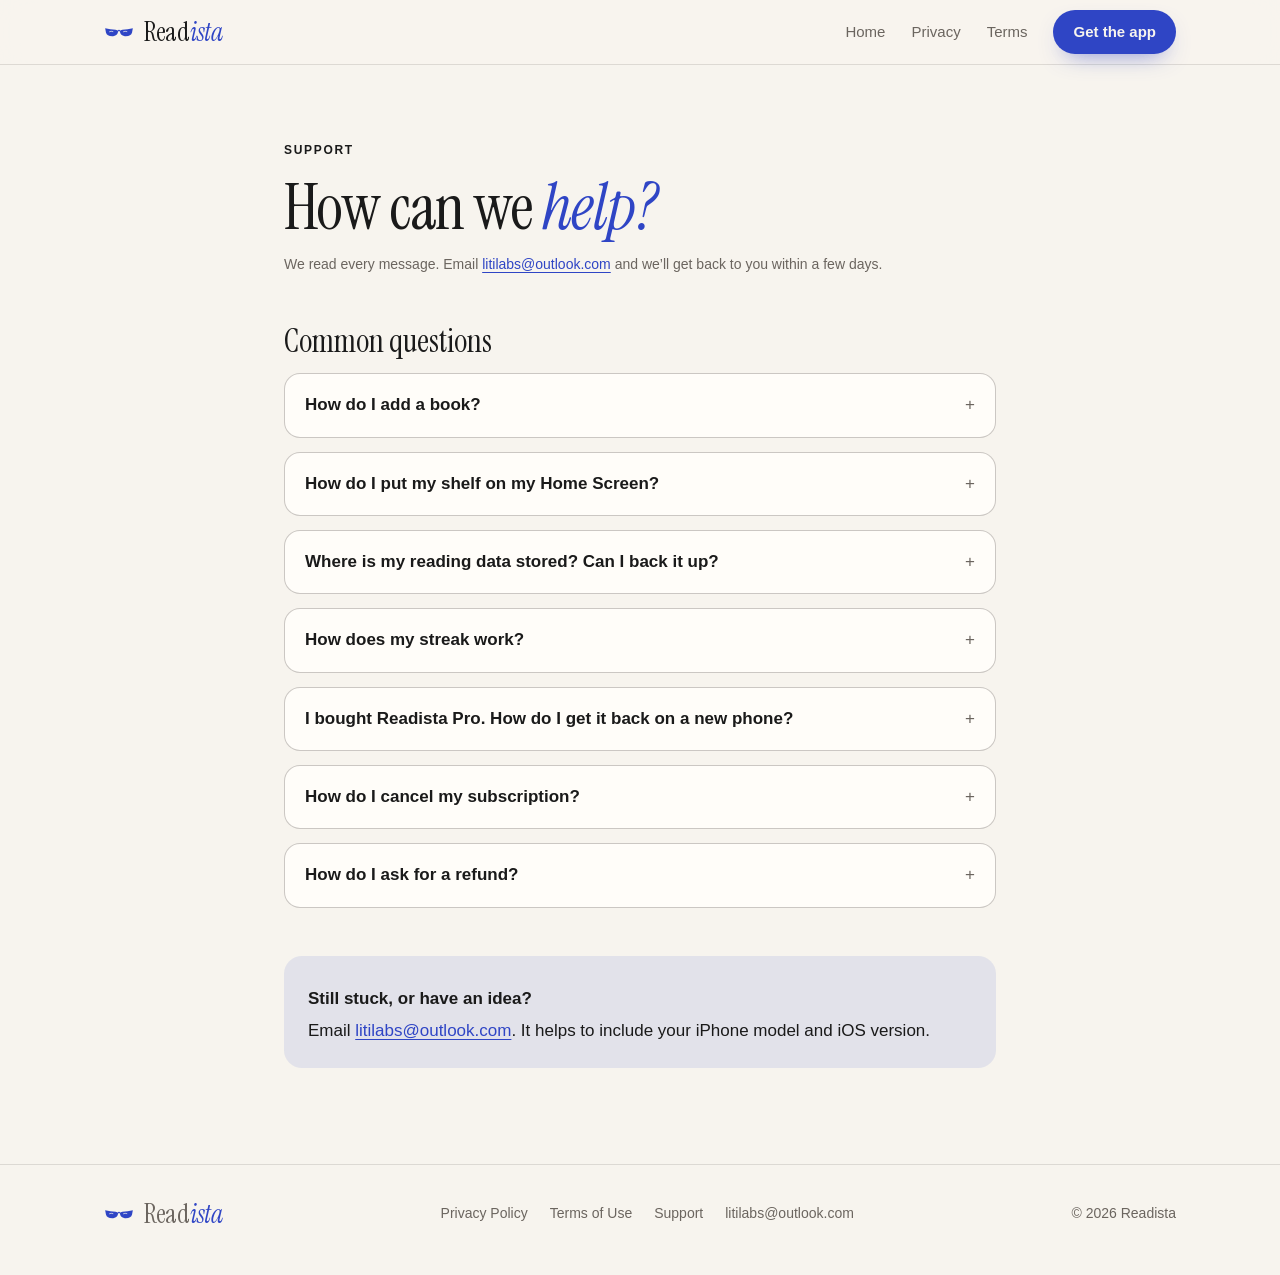
<file: support.html>
<!doctype html>
<html lang="en">
<head>
  <meta charset="utf-8">
  <meta name="viewport" content="width=device-width, initial-scale=1">
  <title>Support — Readista</title>
  <meta name="description" content="Help with the Readista iPhone app: adding books, widgets, backups, Readista Pro and contacting us.">
  <link rel="canonical" href="https://dzodzanh.github.io/readista_lading_page/support.html">
  <meta name="theme-color" content="#f7f4ee" media="(prefers-color-scheme: light)">
  <meta name="theme-color" content="#121110" media="(prefers-color-scheme: dark)">
  <link rel="icon" type="image/png" href="images/favicon.png">
  <link rel="apple-touch-icon" href="images/apple-touch-icon.png">
  <link rel="stylesheet" href="styles.css">
</head>
<body>
  <svg width="0" height="0" style="position:absolute" aria-hidden="true">
    <symbol id="mark" viewBox="-13 -6.6 26 9.6">
      <path d="M-12 -5 L-7.5 -4.2 Q-1.8 -4.2 -0.8 -2.6 Q-0.8 1.2 -5 1.8 Q-10.4 2.1 -11.3 -1.4 Z" fill="currentColor"/>
      <path d="M12 -5 L7.5 -4.2 Q1.8 -4.2 0.8 -2.6 Q0.8 1.2 5 1.8 Q10.4 2.1 11.3 -1.4 Z" fill="currentColor"/>
      <path d="M-0.8 -2.6 Q0 -4.2 0.8 -2.6" fill="none" stroke="currentColor" stroke-width="0.9" stroke-linecap="round"/>
      <path d="M-8.2 -2.1 Q-6.9 -2.8 -5.3 -2.2 M3.9 -2.1 Q5.2 -2.8 6.8 -2.2" fill="none" stroke="var(--canvas)" stroke-width="0.6" stroke-linecap="round"/>
    </symbol>
  </svg>

  <header class="site-header">
    <div class="wrap">
      <a class="brand" href="./" aria-label="Readista home">
        <svg class="mark" aria-hidden="true"><use href="#mark"/></svg>
        <span class="wordmark">Read<em>ista</em></span>
      </a>
      <nav class="nav" aria-label="Main">
        <a href="./">Home</a>
        <a href="privacy.html">Privacy</a>
        <a href="terms.html">Terms</a>
        <a class="btn" href="https://apps.apple.com/app/id6816849247">Get the app</a>
      </nav>
    </div>
  </header>

  <main class="doc">
    <div class="wrap">
      <p class="eyebrow eyebrow--accent">Support</p>
      <h1>How can we <em>help?</em></h1>
      <p class="updated">We read every message. Email <a href="mailto:litilabs@outlook.com?subject=Readista%20support">litilabs@outlook.com</a> and we’ll get back to you within a few days.</p>

      <div class="faq">
        <h2>Common questions</h2>

        <details>
          <summary>How do I add a book?</summary>
          <p>Tap + on the Books tab (or “Add your first book” on Home if your library is empty). Search by title or author, scan the barcode on the back of the book, or enter the details yourself if the book can’t be found. The + on the Shelf screen chooses which of your books appear on the shelf.</p>
        </details>

        <details>
          <summary>How do I put my shelf on my Home Screen?</summary>
          <p>Touch and hold an empty spot on your Home Screen until the apps jiggle, tap Edit in the top-left corner, then Add Widget (on iOS 17, tap + in the top-left corner). Search for “Readista”, swipe to pick a size and tap Add Widget. You can also find these steps in the App under Profile › Widget guide.</p>
        </details>

        <details>
          <summary>Where is my reading data stored? Can I back it up?</summary>
          <p>Everything you add stays on your iPhone — there’s no account and no Readista server. It’s included in your iPhone backup if iCloud Backup (or a computer backup) is on. Deleting the App deletes your data, and we can’t recover it for you.</p>
        </details>

        <details>
          <summary>How does my streak work?</summary>
          <p>Your streak counts every day you read, whether or not you reached your daily goal. A timed session of at least a minute, or tapping “I read today”, counts for that day.</p>
        </details>

        <details>
          <summary>I bought Readista Pro. How do I get it back on a new phone?</summary>
          <p>Make sure you’re signed in with the same Apple ID, then open Profile and tap Restore purchases.</p>
        </details>

        <details>
          <summary>How do I cancel my subscription?</summary>
          <p>Open the iPhone Settings app, tap your name, then Subscriptions, and choose Readista. Cancel at least 24 hours before your renewal date to avoid being charged for the next period. You keep Readista Pro until the end of the period you’ve paid for.</p>
        </details>

        <details>
          <summary>How do I ask for a refund?</summary>
          <p>Purchases are handled by Apple. You can request a refund at <a href="https://reportaproblem.apple.com">reportaproblem.apple.com</a>.</p>
        </details>
      </div>

      <div class="contact">
        <p><strong>Still stuck, or have an idea?</strong></p>
        <p>Email <a href="mailto:litilabs@outlook.com?subject=Readista%20support">litilabs@outlook.com</a>. It helps to include your iPhone model and iOS version.</p>
      </div>
    </div>
  </main>

  <footer class="site-footer">
    <div class="wrap">
      <a class="brand" href="./" aria-label="Readista home">
        <svg class="mark" aria-hidden="true"><use href="#mark"/></svg>
        <span class="wordmark">Read<em>ista</em></span>
      </a>
      <nav aria-label="Footer">
        <a href="privacy.html">Privacy Policy</a>
        <a href="terms.html">Terms of Use</a>
        <a href="support.html" aria-current="page">Support</a>
        <a href="mailto:litilabs@outlook.com">litilabs@outlook.com</a>
      </nav>
      <span>© 2026 Readista</span>
    </div>
  </footer>
</body>
</html>
</file>
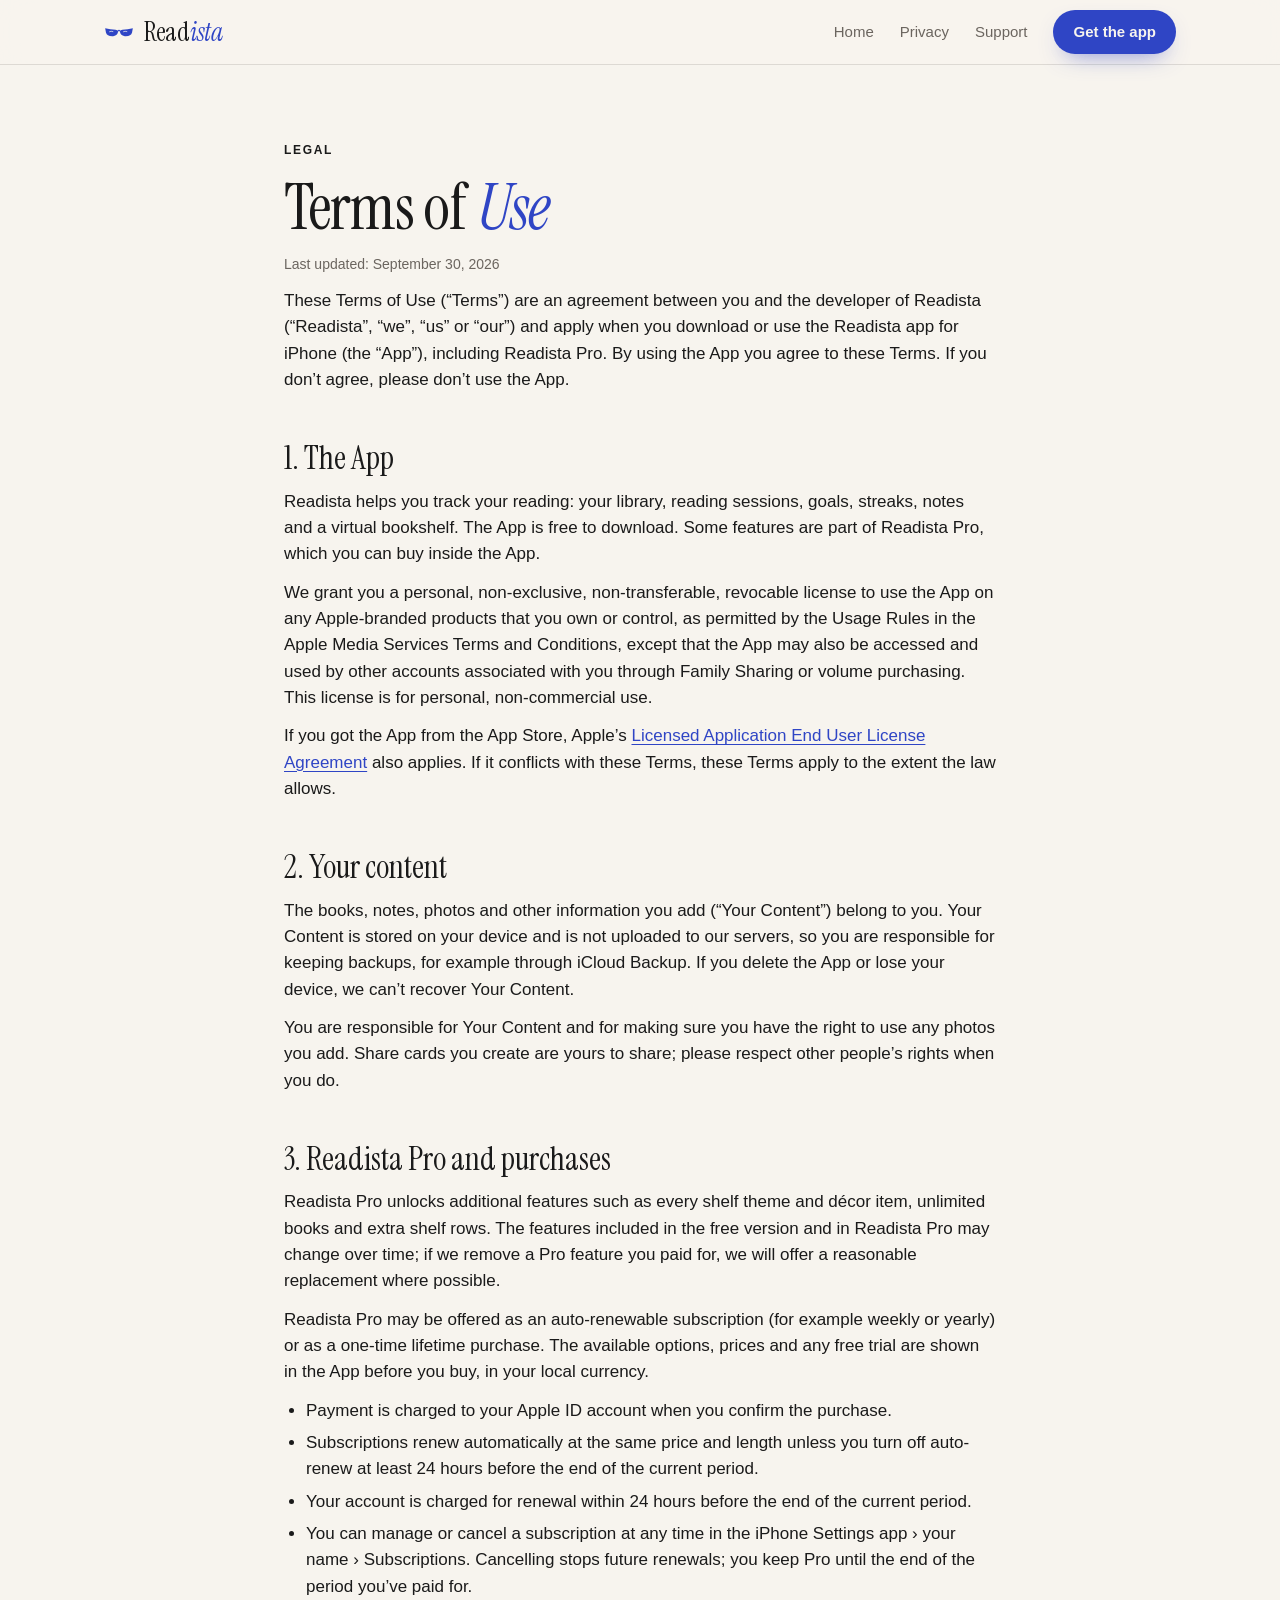
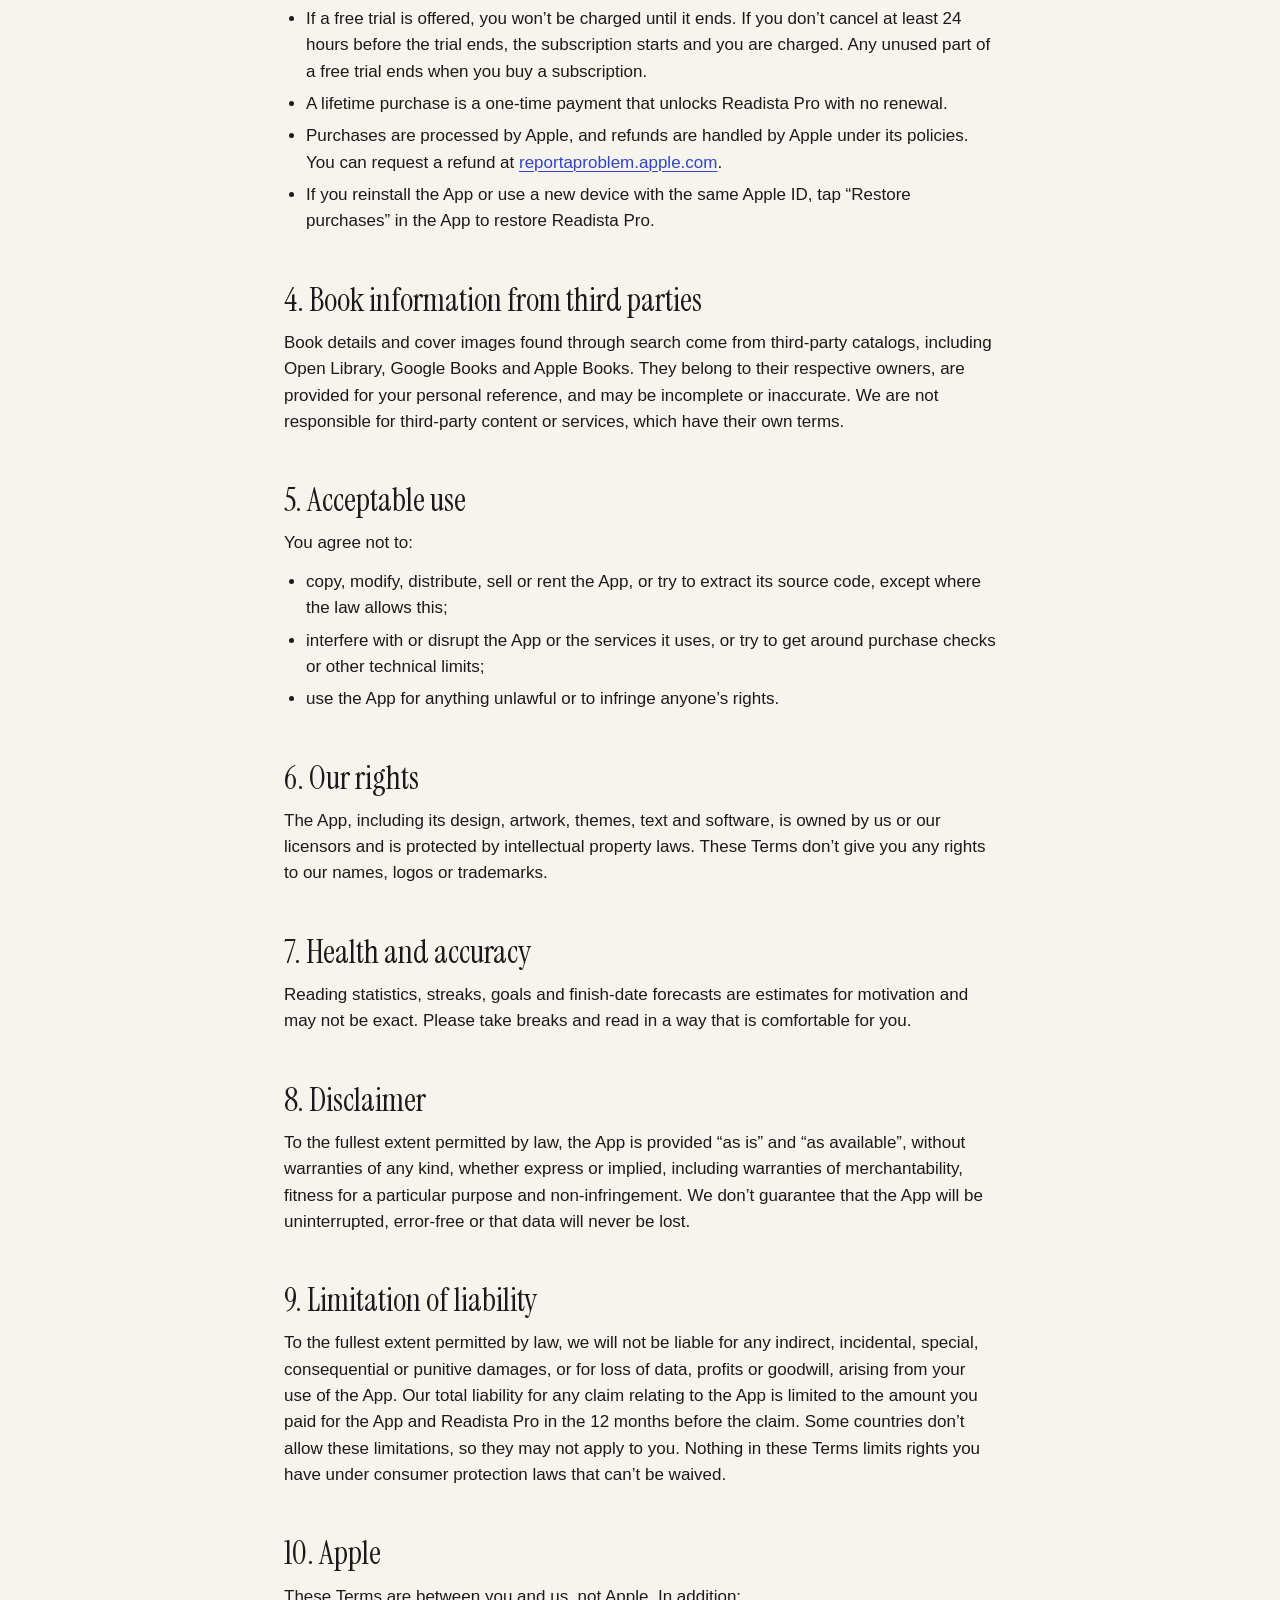
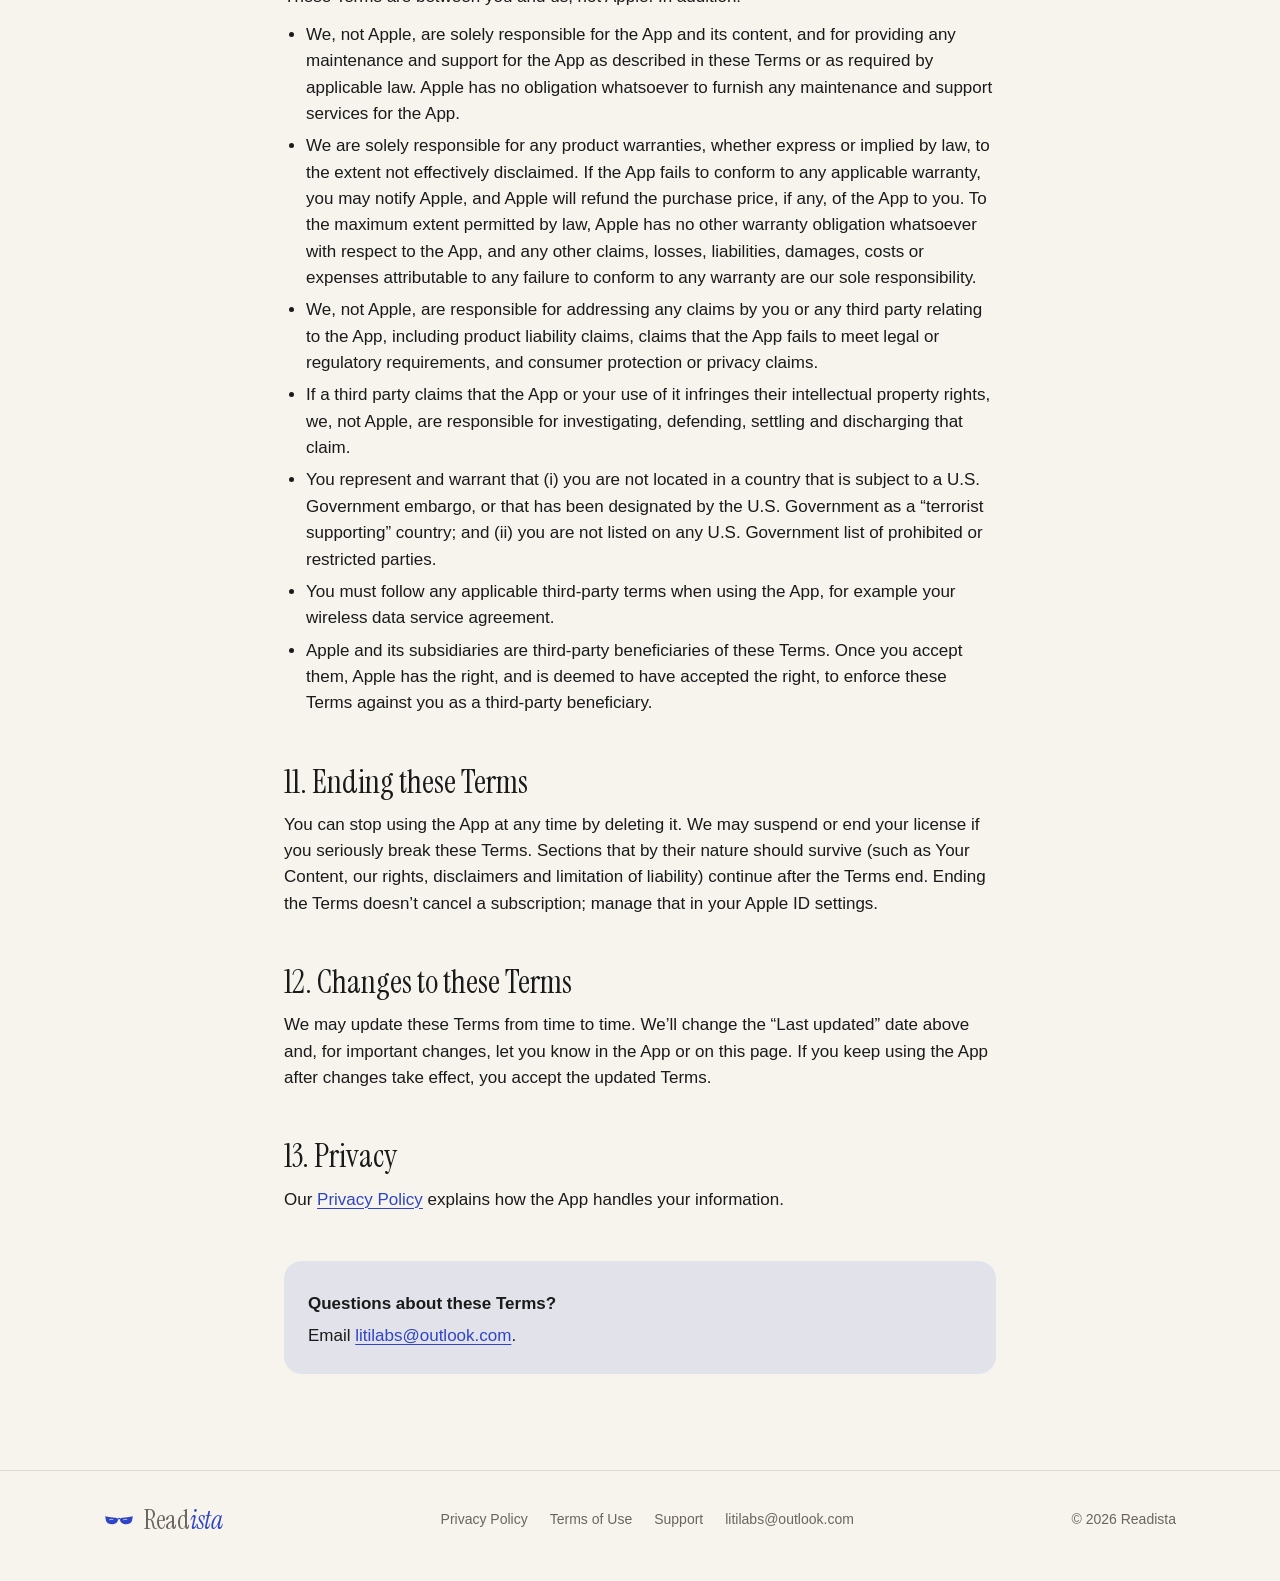
<file: terms.html>
<!doctype html>
<html lang="en">
<head>
  <meta charset="utf-8">
  <meta name="viewport" content="width=device-width, initial-scale=1">
  <title>Terms of Use — Readista</title>
  <meta name="description" content="The terms that apply when you use the Readista iPhone app, including Readista Pro subscriptions.">
  <link rel="canonical" href="https://dzodzanh.github.io/readista_lading_page/terms.html">
  <meta name="theme-color" content="#f7f4ee" media="(prefers-color-scheme: light)">
  <meta name="theme-color" content="#121110" media="(prefers-color-scheme: dark)">
  <link rel="icon" type="image/png" href="images/favicon.png">
  <link rel="apple-touch-icon" href="images/apple-touch-icon.png">
  <link rel="stylesheet" href="styles.css">
</head>
<body>
  <svg width="0" height="0" style="position:absolute" aria-hidden="true">
    <symbol id="mark" viewBox="-13 -6.6 26 9.6">
      <path d="M-12 -5 L-7.5 -4.2 Q-1.8 -4.2 -0.8 -2.6 Q-0.8 1.2 -5 1.8 Q-10.4 2.1 -11.3 -1.4 Z" fill="currentColor"/>
      <path d="M12 -5 L7.5 -4.2 Q1.8 -4.2 0.8 -2.6 Q0.8 1.2 5 1.8 Q10.4 2.1 11.3 -1.4 Z" fill="currentColor"/>
      <path d="M-0.8 -2.6 Q0 -4.2 0.8 -2.6" fill="none" stroke="currentColor" stroke-width="0.9" stroke-linecap="round"/>
      <path d="M-8.2 -2.1 Q-6.9 -2.8 -5.3 -2.2 M3.9 -2.1 Q5.2 -2.8 6.8 -2.2" fill="none" stroke="var(--canvas)" stroke-width="0.6" stroke-linecap="round"/>
    </symbol>
  </svg>

  <header class="site-header">
    <div class="wrap">
      <a class="brand" href="./" aria-label="Readista home">
        <svg class="mark" aria-hidden="true"><use href="#mark"/></svg>
        <span class="wordmark">Read<em>ista</em></span>
      </a>
      <nav class="nav" aria-label="Main">
        <a href="./">Home</a>
        <a href="privacy.html">Privacy</a>
        <a href="support.html">Support</a>
        <a class="btn" href="https://apps.apple.com/app/id6816849247">Get the app</a>
      </nav>
    </div>
  </header>

  <main class="doc">
    <div class="wrap">
      <p class="eyebrow eyebrow--accent">Legal</p>
      <h1>Terms of <em>Use</em></h1>
      <p class="updated">Last updated: September 30, 2026</p>

      <p>These Terms of Use (“Terms”) are an agreement between you and the developer of Readista (“Readista”, “we”, “us” or “our”) and apply when you download or use the Readista app for iPhone (the “App”), including Readista Pro. By using the App you agree to these Terms. If you don’t agree, please don’t use the App.</p>

      <h2>1. The App</h2>
      <p>Readista helps you track your reading: your library, reading sessions, goals, streaks, notes and a virtual bookshelf. The App is free to download. Some features are part of Readista Pro, which you can buy inside the App.</p>
      <p>We grant you a personal, non-exclusive, non-transferable, revocable license to use the App on any Apple-branded products that you own or control, as permitted by the Usage Rules in the Apple Media Services Terms and Conditions, except that the App may also be accessed and used by other accounts associated with you through Family Sharing or volume purchasing. This license is for personal, non-commercial use.</p>
      <p>If you got the App from the App Store, Apple’s <a href="https://www.apple.com/legal/internet-services/itunes/dev/stdeula/">Licensed Application End User License Agreement</a> also applies. If it conflicts with these Terms, these Terms apply to the extent the law allows.</p>

      <h2>2. Your content</h2>
      <p>The books, notes, photos and other information you add (“Your Content”) belong to you. Your Content is stored on your device and is not uploaded to our servers, so you are responsible for keeping backups, for example through iCloud Backup. If you delete the App or lose your device, we can’t recover Your Content.</p>
      <p>You are responsible for Your Content and for making sure you have the right to use any photos you add. Share cards you create are yours to share; please respect other people’s rights when you do.</p>

      <h2>3. Readista Pro and purchases</h2>
      <p>Readista Pro unlocks additional features such as every shelf theme and décor item, unlimited books and extra shelf rows. The features included in the free version and in Readista Pro may change over time; if we remove a Pro feature you paid for, we will offer a reasonable replacement where possible.</p>
      <p>Readista Pro may be offered as an auto-renewable subscription (for example weekly or yearly) or as a one-time lifetime purchase. The available options, prices and any free trial are shown in the App before you buy, in your local currency.</p>
      <ul>
        <li>Payment is charged to your Apple ID account when you confirm the purchase.</li>
        <li>Subscriptions renew automatically at the same price and length unless you turn off auto-renew at least 24 hours before the end of the current period.</li>
        <li>Your account is charged for renewal within 24 hours before the end of the current period.</li>
        <li>You can manage or cancel a subscription at any time in the iPhone Settings app › your name › Subscriptions. Cancelling stops future renewals; you keep Pro until the end of the period you’ve paid for.</li>
        <li>If a free trial is offered, you won’t be charged until it ends. If you don’t cancel at least 24 hours before the trial ends, the subscription starts and you are charged. Any unused part of a free trial ends when you buy a subscription.</li>
        <li>A lifetime purchase is a one-time payment that unlocks Readista Pro with no renewal.</li>
        <li>Purchases are processed by Apple, and refunds are handled by Apple under its policies. You can request a refund at <a href="https://reportaproblem.apple.com">reportaproblem.apple.com</a>.</li>
        <li>If you reinstall the App or use a new device with the same Apple ID, tap “Restore purchases” in the App to restore Readista Pro.</li>
      </ul>

      <h2>4. Book information from third parties</h2>
      <p>Book details and cover images found through search come from third-party catalogs, including Open Library, Google Books and Apple Books. They belong to their respective owners, are provided for your personal reference, and may be incomplete or inaccurate. We are not responsible for third-party content or services, which have their own terms.</p>

      <h2>5. Acceptable use</h2>
      <p>You agree not to:</p>
      <ul>
        <li>copy, modify, distribute, sell or rent the App, or try to extract its source code, except where the law allows this;</li>
        <li>interfere with or disrupt the App or the services it uses, or try to get around purchase checks or other technical limits;</li>
        <li>use the App for anything unlawful or to infringe anyone’s rights.</li>
      </ul>

      <h2>6. Our rights</h2>
      <p>The App, including its design, artwork, themes, text and software, is owned by us or our licensors and is protected by intellectual property laws. These Terms don’t give you any rights to our names, logos or trademarks.</p>

      <h2>7. Health and accuracy</h2>
      <p>Reading statistics, streaks, goals and finish-date forecasts are estimates for motivation and may not be exact. Please take breaks and read in a way that is comfortable for you.</p>

      <h2>8. Disclaimer</h2>
      <p>To the fullest extent permitted by law, the App is provided “as is” and “as available”, without warranties of any kind, whether express or implied, including warranties of merchantability, fitness for a particular purpose and non-infringement. We don’t guarantee that the App will be uninterrupted, error-free or that data will never be lost.</p>

      <h2>9. Limitation of liability</h2>
      <p>To the fullest extent permitted by law, we will not be liable for any indirect, incidental, special, consequential or punitive damages, or for loss of data, profits or goodwill, arising from your use of the App. Our total liability for any claim relating to the App is limited to the amount you paid for the App and Readista Pro in the 12 months before the claim. Some countries don’t allow these limitations, so they may not apply to you. Nothing in these Terms limits rights you have under consumer protection laws that can’t be waived.</p>

      <h2>10. Apple</h2>
      <p>These Terms are between you and us, not Apple. In addition:</p>
      <ul>
        <li>We, not Apple, are solely responsible for the App and its content, and for providing any maintenance and support for the App as described in these Terms or as required by applicable law. Apple has no obligation whatsoever to furnish any maintenance and support services for the App.</li>
        <li>We are solely responsible for any product warranties, whether express or implied by law, to the extent not effectively disclaimed. If the App fails to conform to any applicable warranty, you may notify Apple, and Apple will refund the purchase price, if any, of the App to you. To the maximum extent permitted by law, Apple has no other warranty obligation whatsoever with respect to the App, and any other claims, losses, liabilities, damages, costs or expenses attributable to any failure to conform to any warranty are our sole responsibility.</li>
        <li>We, not Apple, are responsible for addressing any claims by you or any third party relating to the App, including product liability claims, claims that the App fails to meet legal or regulatory requirements, and consumer protection or privacy claims.</li>
        <li>If a third party claims that the App or your use of it infringes their intellectual property rights, we, not Apple, are responsible for investigating, defending, settling and discharging that claim.</li>
        <li>You represent and warrant that (i) you are not located in a country that is subject to a U.S. Government embargo, or that has been designated by the U.S. Government as a “terrorist supporting” country; and (ii) you are not listed on any U.S. Government list of prohibited or restricted parties.</li>
        <li>You must follow any applicable third-party terms when using the App, for example your wireless data service agreement.</li>
        <li>Apple and its subsidiaries are third-party beneficiaries of these Terms. Once you accept them, Apple has the right, and is deemed to have accepted the right, to enforce these Terms against you as a third-party beneficiary.</li>
      </ul>

      <h2>11. Ending these Terms</h2>
      <p>You can stop using the App at any time by deleting it. We may suspend or end your license if you seriously break these Terms. Sections that by their nature should survive (such as Your Content, our rights, disclaimers and limitation of liability) continue after the Terms end. Ending the Terms doesn’t cancel a subscription; manage that in your Apple ID settings.</p>

      <h2>12. Changes to these Terms</h2>
      <p>We may update these Terms from time to time. We’ll change the “Last updated” date above and, for important changes, let you know in the App or on this page. If you keep using the App after changes take effect, you accept the updated Terms.</p>

      <h2>13. Privacy</h2>
      <p>Our <a href="privacy.html">Privacy Policy</a> explains how the App handles your information.</p>

      <div class="contact">
        <p><strong>Questions about these Terms?</strong></p>
        <p>Email <a href="mailto:litilabs@outlook.com">litilabs@outlook.com</a>.</p>
      </div>
    </div>
  </main>

  <footer class="site-footer">
    <div class="wrap">
      <a class="brand" href="./" aria-label="Readista home">
        <svg class="mark" aria-hidden="true"><use href="#mark"/></svg>
        <span class="wordmark">Read<em>ista</em></span>
      </a>
      <nav aria-label="Footer">
        <a href="privacy.html">Privacy Policy</a>
        <a href="terms.html" aria-current="page">Terms of Use</a>
        <a href="support.html">Support</a>
        <a href="mailto:litilabs@outlook.com">litilabs@outlook.com</a>
      </nav>
      <span>© 2026 Readista</span>
    </div>
  </footer>
</body>
</html>
</file>
<file: styles.css>
/* Readista — landing + legal pages. Tokens mirror lib/theme/app_colors.dart. */

@font-face {
  font-family: "Instrument Serif";
  src: url("fonts/InstrumentSerif-Regular.ttf") format("truetype");
  font-style: normal;
  font-weight: 400;
  font-display: swap;
}

@font-face {
  font-family: "Instrument Serif";
  src: url("fonts/InstrumentSerif-Italic.ttf") format("truetype");
  font-style: italic;
  font-weight: 400;
  font-display: swap;
}

:root {
  --canvas: #f7f4ee;
  --surface: #fffdf9;
  --sunken: #efeae1;
  --ink: #1a1a1a;
  --ink-soft: #6b655f;
  --warm: #8c8680;
  --hair: rgba(140, 134, 128, 0.45);
  --hair-soft: rgba(140, 134, 128, 0.25);
  --accent: #2f45c5;
  --accent-text: #2f45c5;
  --accent-tint: rgba(47, 69, 197, 0.1);
  --on-accent: #f7f4ee;
  --gold: #c4a36e;
  --shadow: 0 30px 60px -30px rgba(60, 40, 20, 0.35);
  --shadow-soft: 0 18px 40px -24px rgba(60, 40, 20, 0.3);
  --serif: "Instrument Serif", "Iowan Old Style", "Times New Roman", serif;
  --sans: -apple-system, BlinkMacSystemFont, "SF Pro Text", "Helvetica Neue", Helvetica, Arial, sans-serif;
  --radius: 22px;
  --max: 1120px;
  color-scheme: light;
}

@media (prefers-color-scheme: dark) {
  :root {
    --canvas: #121110;
    --surface: #1c1a18;
    --sunken: #262320;
    --ink: #f7f4ee;
    --ink-soft: #b3aca3;
    --warm: #8c8680;
    --hair: rgba(247, 244, 238, 0.14);
    --hair-soft: rgba(247, 244, 238, 0.08);
    --accent: #4f63d8;
    --accent-text: #9da9f5;
    --accent-tint: rgba(79, 99, 216, 0.18);
    --shadow: 0 30px 60px -30px rgba(0, 0, 0, 0.7);
    --shadow-soft: 0 18px 40px -24px rgba(0, 0, 0, 0.6);
    color-scheme: dark;
  }

  .ticks li::before {
    background-image: url("data:image/svg+xml,%3Csvg xmlns='http://www.w3.org/2000/svg' viewBox='0 0 16 16'%3E%3Cpath d='M4.5 8.2l2.3 2.3 4.7-4.9' fill='none' stroke='%239da9f5' stroke-width='1.8' stroke-linecap='round' stroke-linejoin='round'/%3E%3C/svg%3E");
  }
}

*,
*::before,
*::after {
  box-sizing: border-box;
}

html {
  -webkit-text-size-adjust: 100%;
  scroll-behavior: smooth;
  scroll-padding-top: 80px;
}

body {
  margin: 0;
  background: var(--canvas);
  color: var(--ink);
  font-family: var(--sans);
  font-size: 17px;
  line-height: 1.55;
  -webkit-font-smoothing: antialiased;
  text-rendering: optimizeLegibility;
}

img {
  display: block;
  max-width: 100%;
  height: auto;
}

a {
  color: var(--accent-text);
  text-decoration-thickness: 1px;
  text-underline-offset: 3px;
}

a:focus-visible,
button:focus-visible {
  outline: 2px solid var(--accent);
  outline-offset: 3px;
}

.wrap {
  width: 100%;
  max-width: var(--max);
  margin: 0 auto;
  padding: 0 24px;
}

.serif {
  font-family: var(--serif);
  font-weight: 400;
}

.eyebrow {
  display: inline-flex;
  align-items: center;
  gap: 8px;
  margin: 0;
  font-size: 12px;
  font-weight: 600;
  letter-spacing: 0.14em;
  text-transform: uppercase;
  color: var(--ink-soft);
}

.eyebrow--accent {
  color: var(--accent-text);
}

.mark {
  width: 26px;
  height: 10px;
  flex-shrink: 0;
  color: var(--accent);
}

/* ---------- Header ---------- */

.site-header {
  position: sticky;
  top: 0;
  z-index: 20;
  background: color-mix(in srgb, var(--canvas) 88%, transparent);
  -webkit-backdrop-filter: saturate(160%) blur(18px);
  backdrop-filter: saturate(160%) blur(18px);
  border-bottom: 0.5px solid var(--hair-soft);
}

.site-header .wrap {
  display: flex;
  align-items: center;
  justify-content: space-between;
  gap: 16px;
  height: 64px;
}

.brand {
  display: inline-flex;
  align-items: center;
  gap: 10px;
  color: var(--ink);
  text-decoration: none;
}

.brand .mark {
  width: 30px;
  height: 12px;
}

.wordmark {
  font-family: var(--serif);
  font-size: 26px;
  line-height: 1;
  letter-spacing: -0.01em;
}

.wordmark em {
  color: var(--accent-text);
}

.nav {
  display: flex;
  align-items: center;
  gap: 26px;
  font-size: 15px;
}

.nav a {
  color: var(--ink-soft);
  text-decoration: none;
}

.nav a:hover {
  color: var(--ink);
}

.nav .btn {
  color: var(--on-accent);
}

/* ---------- Buttons ---------- */

.btn {
  display: inline-flex;
  align-items: center;
  justify-content: center;
  gap: 8px;
  height: 44px;
  padding: 0 20px;
  border-radius: 999px;
  background: var(--accent);
  color: var(--on-accent);
  font-size: 15px;
  font-weight: 600;
  text-decoration: none;
  white-space: nowrap;
  box-shadow: 0 10px 24px -12px rgba(47, 69, 197, 0.7);
  transition: transform 0.15s ease, box-shadow 0.15s ease;
}

.btn:hover {
  transform: translateY(-1px);
}

.btn:active {
  transform: translateY(0) scale(0.98);
}

.btn--lg {
  height: 56px;
  padding: 0 26px;
  font-size: 17px;
}

.btn--ghost {
  background: transparent;
  color: var(--ink);
  border: 0.5px solid var(--ink);
  box-shadow: none;
}

.app-store-badge {
  display: inline-block;
  line-height: 0;
  border-radius: 12px;
  transition: transform 0.15s ease;
}

.app-store-badge:hover {
  transform: translateY(-1px);
}

.app-store-badge img {
  height: 54px;
  width: auto;
}

.legal-note {
  flex-basis: 100%;
  margin: 0;
  font-size: 12px;
  color: var(--warm);
}

/* ---------- Hero ---------- */

.hero {
  position: relative;
  overflow: hidden;
  padding: 72px 0 96px;
}

.hero::before {
  content: "";
  position: absolute;
  inset: -20% -10% auto;
  height: 720px;
  background: radial-gradient(ellipse 50% 45% at 72% 35%, rgba(255, 214, 150, 0.35), transparent 70%);
  pointer-events: none;
}

.hero .wrap {
  position: relative;
  display: grid;
  grid-template-columns: minmax(0, 1.2fr) minmax(0, 0.8fr);
  align-items: center;
  gap: 48px;
}

.hero h1 {
  margin: 18px 0 0;
  font-family: var(--serif);
  font-weight: 400;
  font-size: clamp(46px, 6.6vw, 80px);
  line-height: 0.98;
  letter-spacing: -0.02em;
}

.hero h1 em {
  display: block;
  color: var(--accent-text);
}

.hero .lede {
  max-width: 34ch;
  margin: 24px 0 0;
  font-size: 19px;
  line-height: 1.55;
  color: var(--ink-soft);
}

.hero .cta {
  display: flex;
  flex-wrap: wrap;
  align-items: center;
  gap: 16px 20px;
  margin-top: 36px;
}

.hero .fine {
  margin: 0;
  font-size: 14px;
  color: var(--ink-soft);
}

.hero-visual {
  position: relative;
  justify-self: center;
  width: min(100%, 400px);
}

.phone {
  position: relative;
  width: 100%;
  max-width: 330px;
  margin: 0 auto;
  padding: 10px;
  border-radius: 54px;
  background: #1a1a1a;
  box-shadow: var(--shadow), inset 0 0 0 1.5px #3a3733;
}

.phone img {
  width: 100%;
  border-radius: 44px;
}

.float {
  position: absolute;
  border-radius: 24px;
  box-shadow: 0 24px 40px -18px rgba(40, 25, 5, 0.45);
}

.float--streak {
  width: 36%;
  left: -4%;
  top: 16%;
  transform: rotate(-6deg);
}

.float--book {
  width: 36%;
  right: -2%;
  bottom: 12%;
  transform: rotate(5deg);
}

/* ---------- Sections ---------- */

section {
  scroll-margin-top: 72px;
}

.section {
  padding: 96px 0;
}

.section--tint {
  background: var(--surface);
  border-top: 0.5px solid var(--hair-soft);
  border-bottom: 0.5px solid var(--hair-soft);
}

.section-head {
  max-width: 640px;
  margin: 0 auto 56px;
  text-align: center;
}

.section-head h2 {
  margin: 14px 0 0;
  font-family: var(--serif);
  font-weight: 400;
  font-size: clamp(38px, 5vw, 58px);
  line-height: 1.02;
  letter-spacing: -0.015em;
}

.section-head h2 em {
  color: var(--accent-text);
}

.section-head p {
  margin: 16px auto 0;
  max-width: 48ch;
  color: var(--ink-soft);
}

/* Feature rows: text + phone, alternating. */

.feature {
  display: grid;
  grid-template-columns: repeat(2, minmax(0, 1fr));
  align-items: center;
  gap: 56px;
}

.feature + .feature {
  margin-top: 104px;
}

.feature:nth-child(even) .feature-copy {
  order: 2;
}

.feature-copy h3 {
  margin: 12px 0 0;
  font-family: var(--serif);
  font-weight: 400;
  font-size: clamp(34px, 4vw, 46px);
  line-height: 1.05;
  letter-spacing: -0.01em;
}

.feature-copy h3 em {
  color: var(--accent-text);
}

.feature-copy p {
  margin: 16px 0 0;
  max-width: 40ch;
  color: var(--ink-soft);
}

.ticks {
  margin: 22px 0 0;
  padding: 0;
  list-style: none;
}

.ticks li {
  position: relative;
  padding-left: 28px;
  margin-top: 10px;
  font-size: 16px;
}

.ticks li::before {
  content: "";
  position: absolute;
  left: 0;
  top: 5px;
  width: 16px;
  height: 16px;
  border-radius: 50%;
  background: var(--accent-tint)
    url("data:image/svg+xml,%3Csvg xmlns='http://www.w3.org/2000/svg' viewBox='0 0 16 16'%3E%3Cpath d='M4.5 8.2l2.3 2.3 4.7-4.9' fill='none' stroke='%232f45c5' stroke-width='1.8' stroke-linecap='round' stroke-linejoin='round'/%3E%3C/svg%3E")
    center / 16px no-repeat;
}

.feature-visual {
  display: flex;
  justify-content: center;
}

.feature-visual .phone {
  max-width: 300px;
}

/* Theme gallery */

.themes {
  display: grid;
  grid-template-columns: repeat(4, minmax(0, 1fr));
  gap: 20px;
}

.theme {
  margin: 0;
}

.theme img {
  width: 100%;
  aspect-ratio: 560 / 794;
  object-fit: cover;
  border-radius: 18px;
  box-shadow: var(--shadow-soft), inset 0 0 0 0.5px rgba(0, 0, 0, 0.08);
  background: var(--sunken);
}

.theme figcaption {
  margin-top: 12px;
}

.theme b {
  display: block;
  font-family: var(--serif);
  font-size: 22px;
  font-weight: 400;
  line-height: 1.1;
}

.theme span {
  font-size: 13px;
  color: var(--ink-soft);
}

/* Widgets collage */

.widgets {
  display: grid;
  grid-template-columns: 1.35fr 1fr;
  gap: 22px;
  align-items: start;
  max-width: 880px;
  margin: 0 auto;
}

.widgets img {
  width: 100%;
  border-radius: 22px;
  box-shadow: var(--shadow-soft);
}

.widget-stack {
  display: grid;
  gap: 22px;
}

.widget-pair {
  display: grid;
  grid-template-columns: repeat(2, minmax(0, 1fr));
  gap: 22px;
}

.lock-row {
  display: flex;
  align-items: center;
  justify-content: center;
  gap: 18px;
  margin-top: 36px;
  color: var(--ink-soft);
  font-size: 14px;
}

.lock-row .lock {
  padding: 14px 18px;
  border-radius: 20px;
  background: #1b1f33;
  display: flex;
  align-items: center;
  gap: 16px;
}

.lock-row .lock img {
  height: 58px;
  width: auto;
  box-shadow: none;
  border-radius: 0;
}

/* Privacy promise */

.promise {
  display: grid;
  grid-template-columns: repeat(3, minmax(0, 1fr));
  gap: 20px;
}

.card {
  padding: 26px 24px;
  border-radius: var(--radius);
  background: var(--surface);
  border: 0.5px solid var(--hair);
}

.section--tint .card {
  background: var(--canvas);
}

.card h3 {
  margin: 14px 0 0;
  font-family: var(--serif);
  font-weight: 400;
  font-size: 28px;
  line-height: 1.1;
}

.card p {
  margin: 10px 0 0;
  font-size: 16px;
  color: var(--ink-soft);
}

.card .icon {
  display: grid;
  place-items: center;
  width: 40px;
  height: 40px;
  border-radius: 50%;
  background: var(--accent-tint);
  color: var(--accent-text);
}

.card .icon svg {
  width: 20px;
  height: 20px;
}

/* Final CTA */

.final {
  padding: 110px 0;
  text-align: center;
}

.final h2 {
  margin: 16px auto 0;
  max-width: 14ch;
  font-family: var(--serif);
  font-weight: 400;
  font-size: clamp(44px, 6vw, 72px);
  line-height: 1;
  letter-spacing: -0.02em;
}

.final h2 em {
  color: var(--accent-text);
}

.final p {
  margin: 18px auto 34px;
  max-width: 42ch;
  color: var(--ink-soft);
}

.final .app-icon {
  width: 88px;
  height: 88px;
  margin: 0 auto;
  border-radius: 22px;
  box-shadow: var(--shadow-soft);
}

/* ---------- Footer ---------- */

.site-footer {
  padding: 36px 0 48px;
  border-top: 0.5px solid var(--hair-soft);
  font-size: 14px;
  color: var(--ink-soft);
}

.site-footer .wrap {
  display: flex;
  flex-wrap: wrap;
  align-items: center;
  justify-content: space-between;
  gap: 16px 24px;
}

.site-footer nav {
  display: flex;
  flex-wrap: wrap;
  gap: 8px 22px;
}

.site-footer a {
  color: var(--ink-soft);
  text-decoration: none;
}

.site-footer a:hover {
  color: var(--ink);
}

/* ---------- Legal & support pages ---------- */

.doc {
  padding: 64px 0 96px;
}

.doc .wrap {
  max-width: 760px;
}

.doc h1 {
  margin: 14px 0 0;
  font-family: var(--serif);
  font-weight: 400;
  font-size: clamp(44px, 6vw, 64px);
  line-height: 1;
  letter-spacing: -0.015em;
}

.doc h1 em {
  color: var(--accent-text);
}

.doc .updated {
  margin: 14px 0 0;
  font-size: 14px;
  color: var(--ink-soft);
}

.doc .summary {
  margin: 36px 0 8px;
  padding: 22px 24px;
  border-radius: 18px;
  background: var(--surface);
  border: 0.5px solid var(--hair);
}

.doc .summary h2 {
  margin: 0 0 6px;
  font-size: 13px;
  font-family: var(--sans);
  font-weight: 600;
  letter-spacing: 0.12em;
  text-transform: uppercase;
  color: var(--accent-text);
}

.doc .summary ul {
  margin: 8px 0 0;
  padding-left: 20px;
}

.doc h2 {
  margin: 48px 0 0;
  font-family: var(--serif);
  font-weight: 400;
  font-size: 32px;
  line-height: 1.1;
}

.doc h3 {
  margin: 28px 0 0;
  font-size: 17px;
  font-weight: 600;
}

.doc p,
.doc li {
  color: var(--ink);
}

.doc p {
  margin: 12px 0 0;
}

.doc ul {
  margin: 12px 0 0;
  padding-left: 22px;
}

.doc li + li {
  margin-top: 6px;
}

.doc .muted {
  color: var(--ink-soft);
}

.doc table {
  width: 100%;
  margin-top: 16px;
  border-collapse: collapse;
  font-size: 15px;
}

.doc th,
.doc td {
  padding: 12px 10px;
  border-bottom: 0.5px solid var(--hair);
  text-align: left;
  vertical-align: top;
}

.doc th {
  font-weight: 600;
  color: var(--ink-soft);
  font-size: 13px;
  letter-spacing: 0.04em;
}

.table-scroll {
  overflow-x: auto;
  -webkit-overflow-scrolling: touch;
}

.doc .contact {
  margin-top: 48px;
  padding: 24px;
  border-radius: 18px;
  background: var(--accent-tint);
}

.doc .contact p {
  margin: 6px 0 0;
}

.faq details {
  margin-top: 14px;
  padding: 18px 20px;
  border-radius: 16px;
  background: var(--surface);
  border: 0.5px solid var(--hair);
}

.faq summary {
  cursor: pointer;
  font-weight: 600;
  list-style: none;
}

.faq summary::-webkit-details-marker {
  display: none;
}

.faq summary::after {
  content: "+";
  float: right;
  font-weight: 400;
  color: var(--ink-soft);
}

.faq details[open] summary::after {
  content: "–";
}

.faq details p {
  margin: 10px 0 0;
  color: var(--ink-soft);
}

/* ---------- Responsive ---------- */

@media (max-width: 960px) {
  .themes {
    grid-template-columns: repeat(2, minmax(0, 1fr));
  }

  .promise {
    grid-template-columns: minmax(0, 1fr);
  }
}

@media (max-width: 820px) {
  .nav a:not(.btn) {
    display: none;
  }

  .hero {
    padding: 40px 0 72px;
  }

  .hero .wrap,
  .feature {
    grid-template-columns: minmax(0, 1fr);
    gap: 40px;
  }

  .hero-copy {
    text-align: center;
  }

  .hero .lede {
    margin-left: auto;
    margin-right: auto;
  }

  .hero .cta {
    justify-content: center;
  }

  .feature:nth-child(even) .feature-copy {
    order: 0;
  }

  .feature + .feature {
    margin-top: 80px;
  }

  .feature-copy {
    text-align: center;
  }

  .feature-copy p {
    margin-left: auto;
    margin-right: auto;
  }

  .ticks {
    display: inline-block;
    text-align: left;
  }

  .widgets {
    grid-template-columns: minmax(0, 1fr);
    max-width: 560px;
  }

  .section {
    padding: 72px 0;
  }
}

@media (max-width: 480px) {
  .wrap {
    padding: 0 16px;
  }

  .themes {
    gap: 14px;
  }

  .theme b {
    font-size: 19px;
  }

  .hero-visual {
    width: min(100%, 320px);
  }

  .float--streak {
    width: 34%;
    left: -6px;
    top: 18%;
  }

  .float--book {
    width: 34%;
    right: -6px;
  }

  .lock-row {
    flex-direction: column;
  }
}

@media (prefers-reduced-motion: reduce) {
  html {
    scroll-behavior: auto;
  }

  .btn,
  .app-store-badge {
    transition: none;
  }
}
</file>
